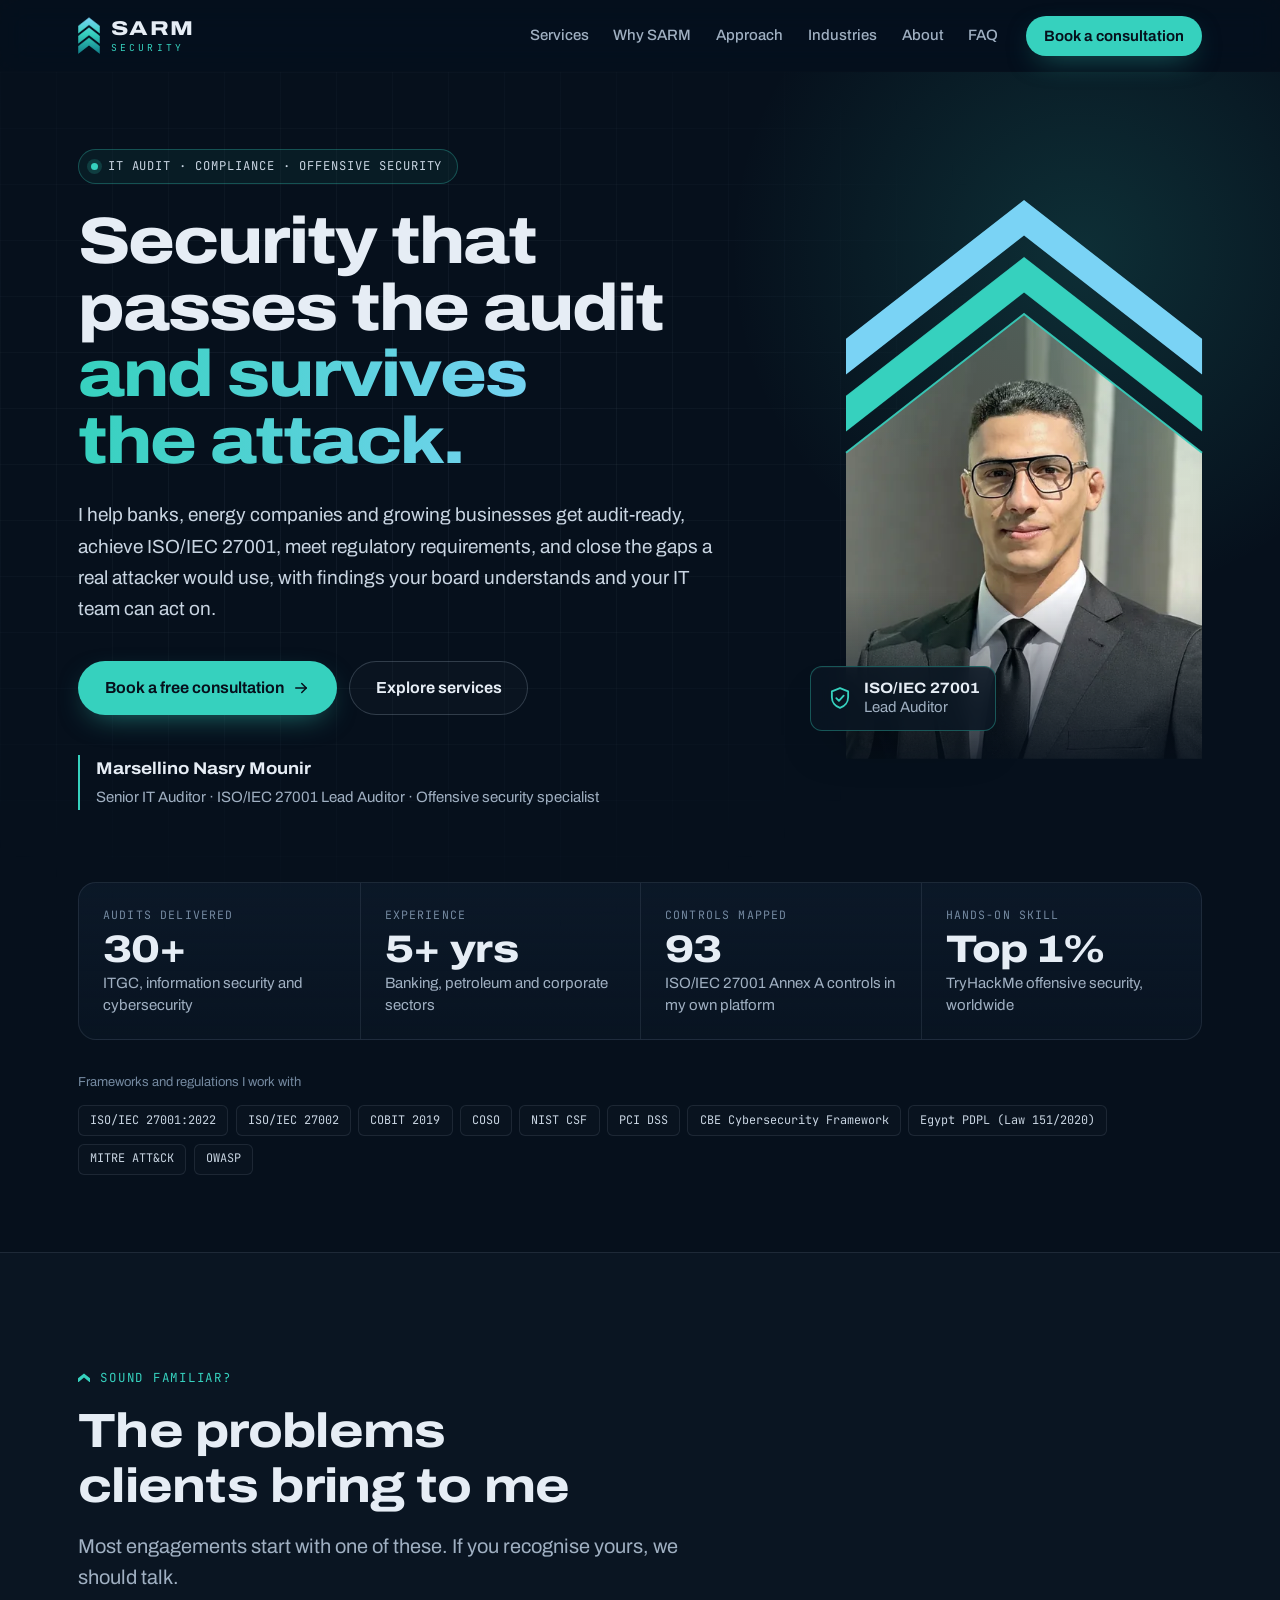
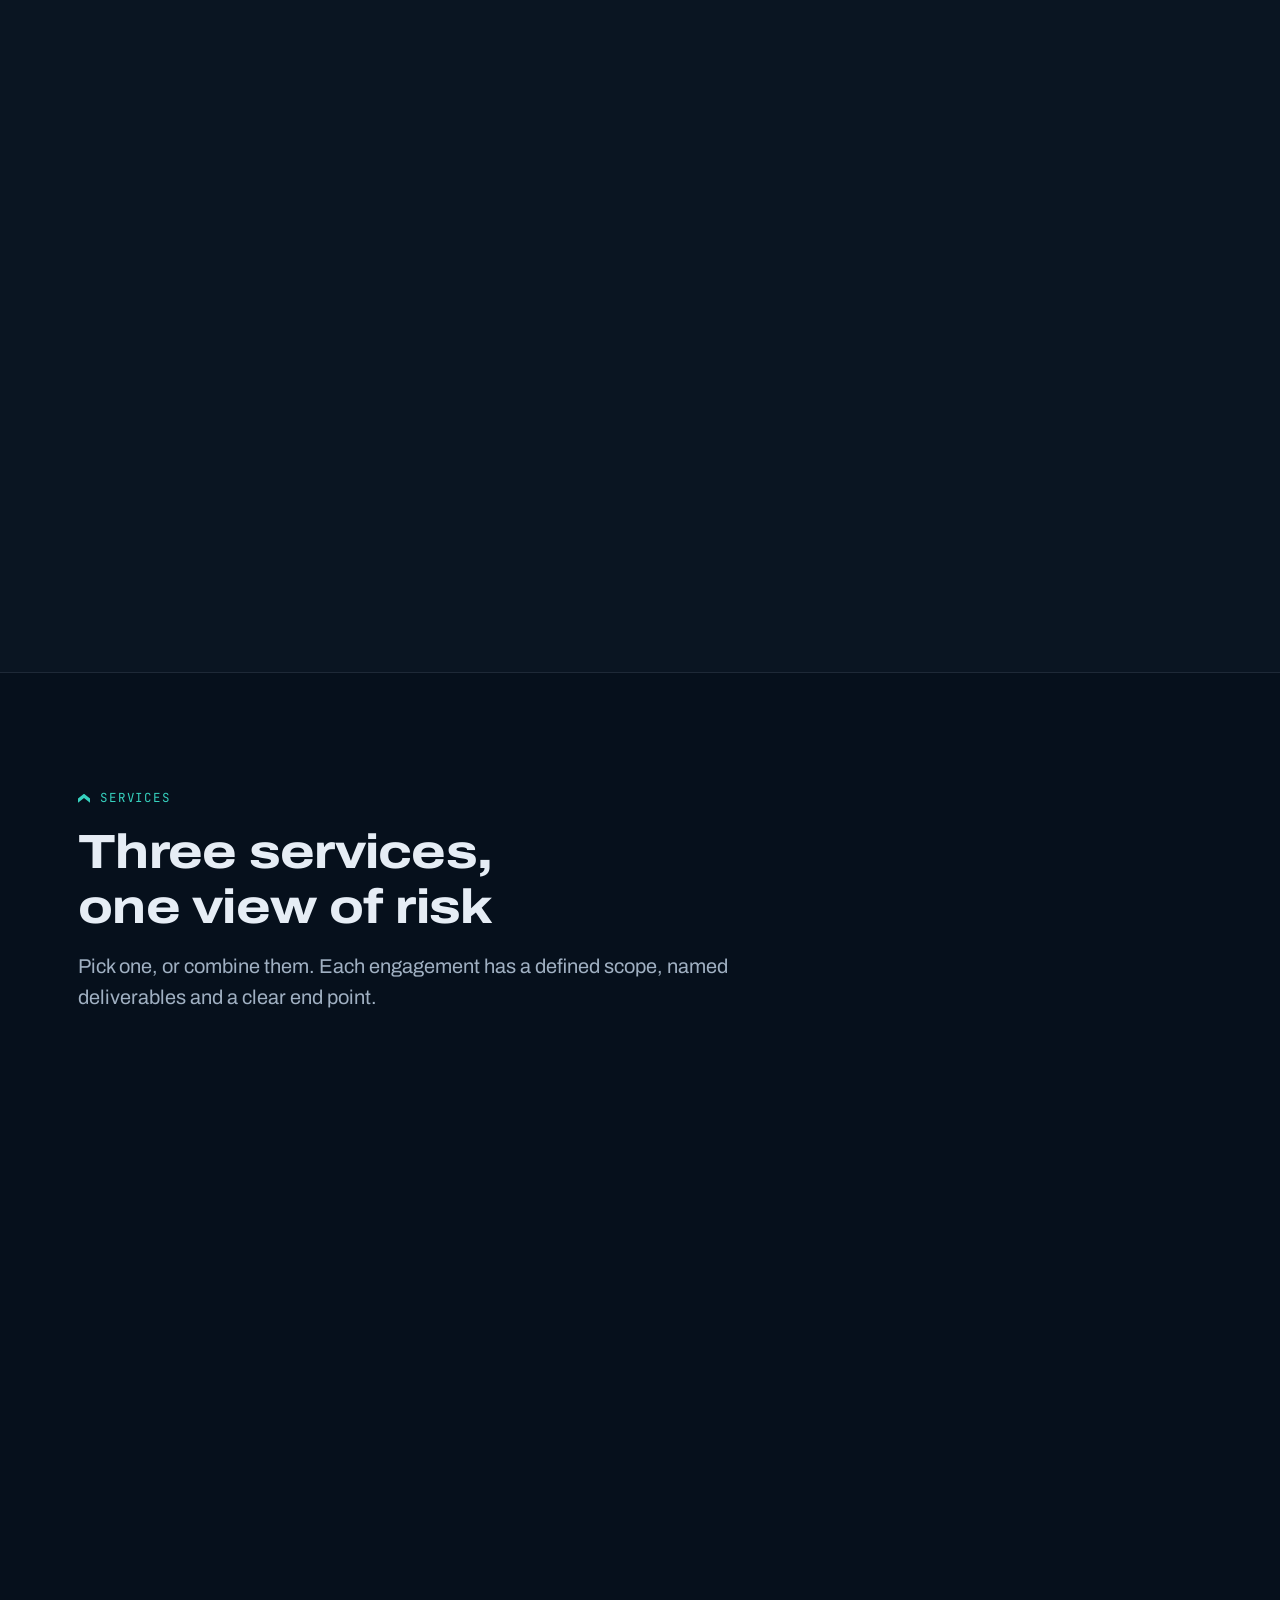
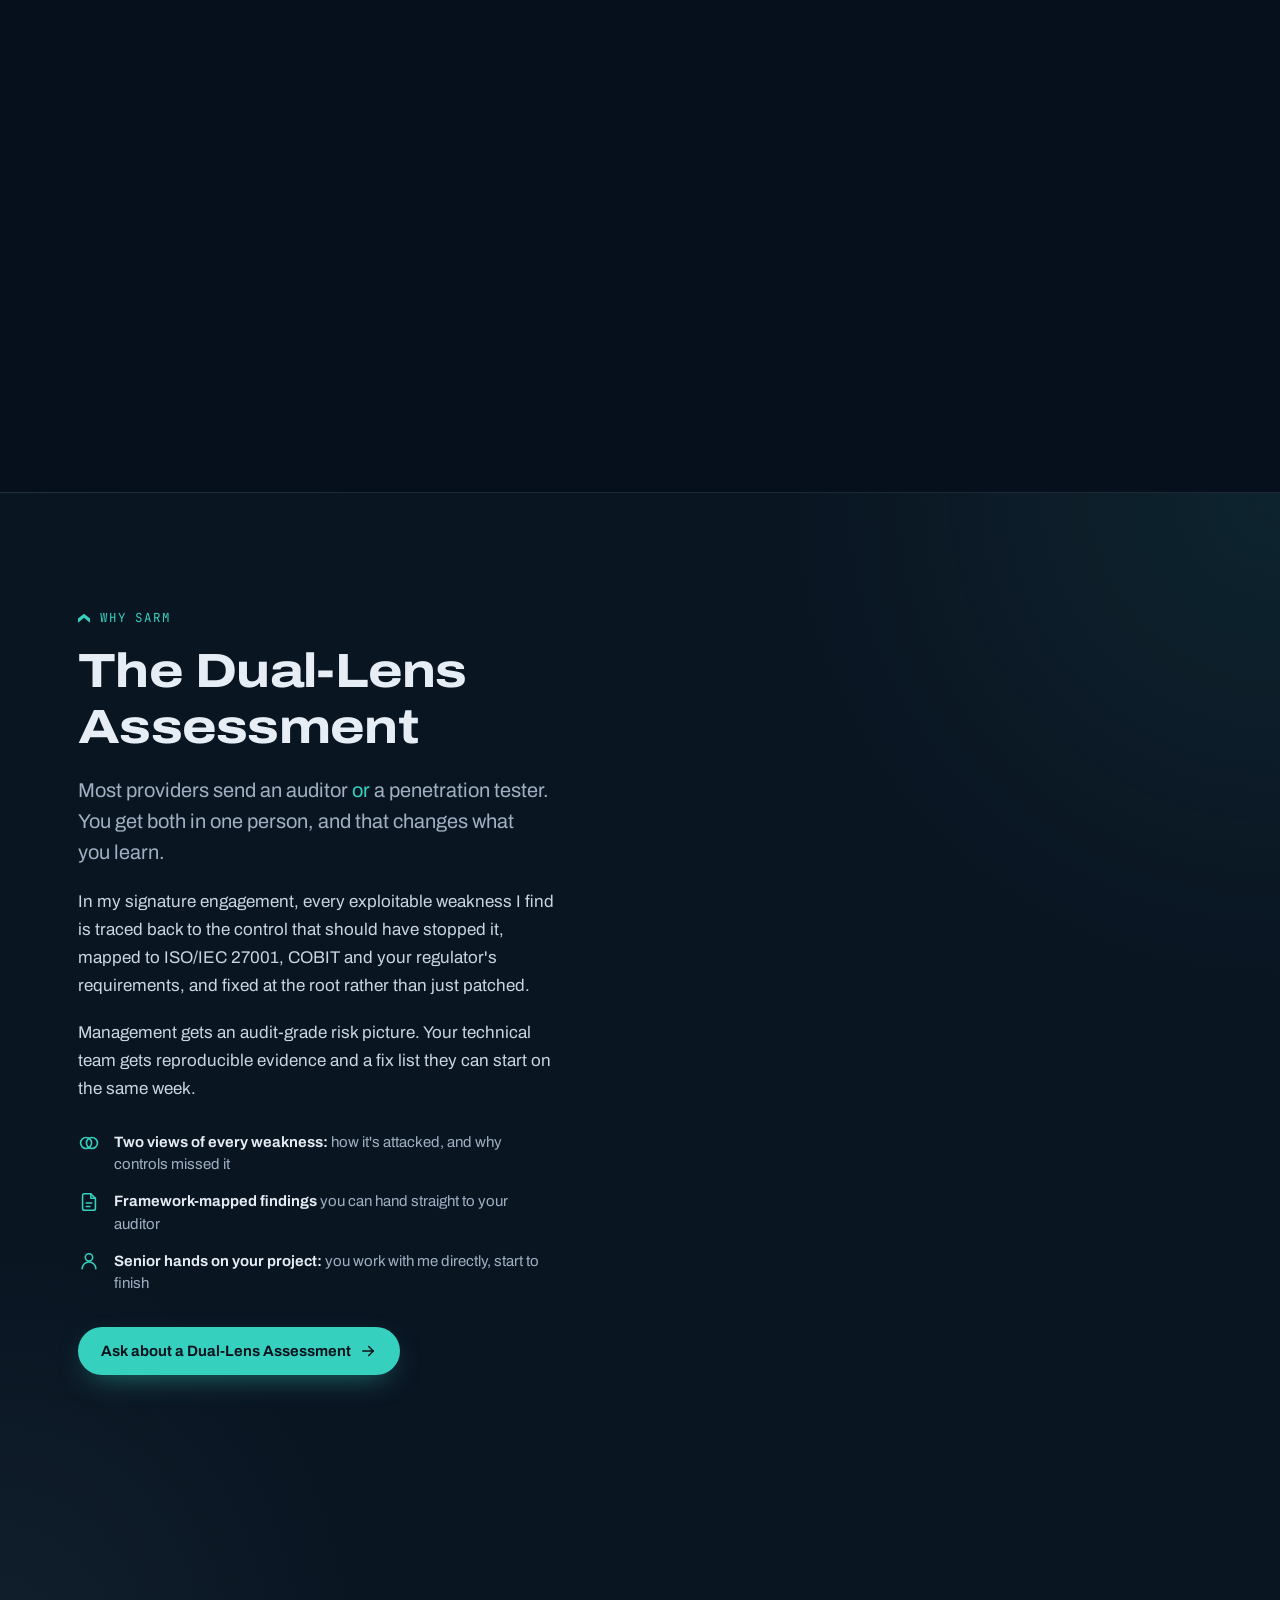
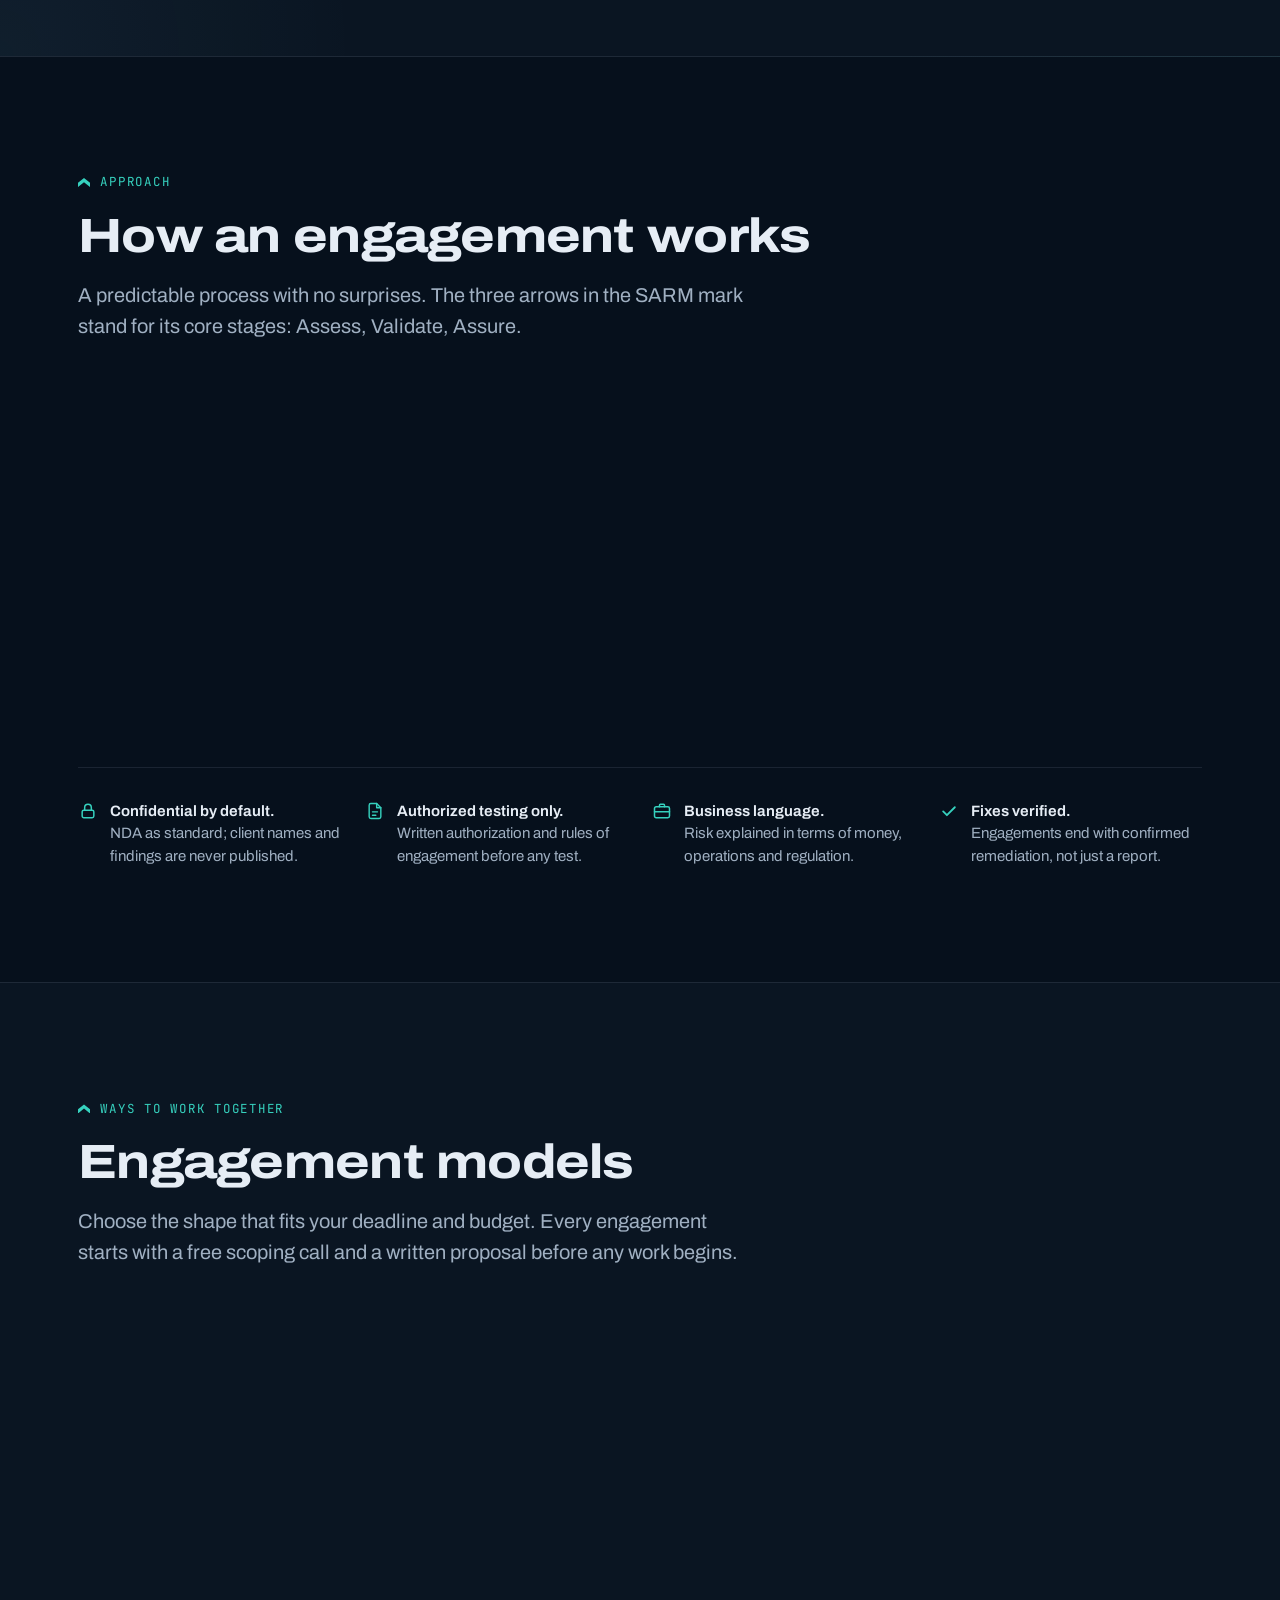
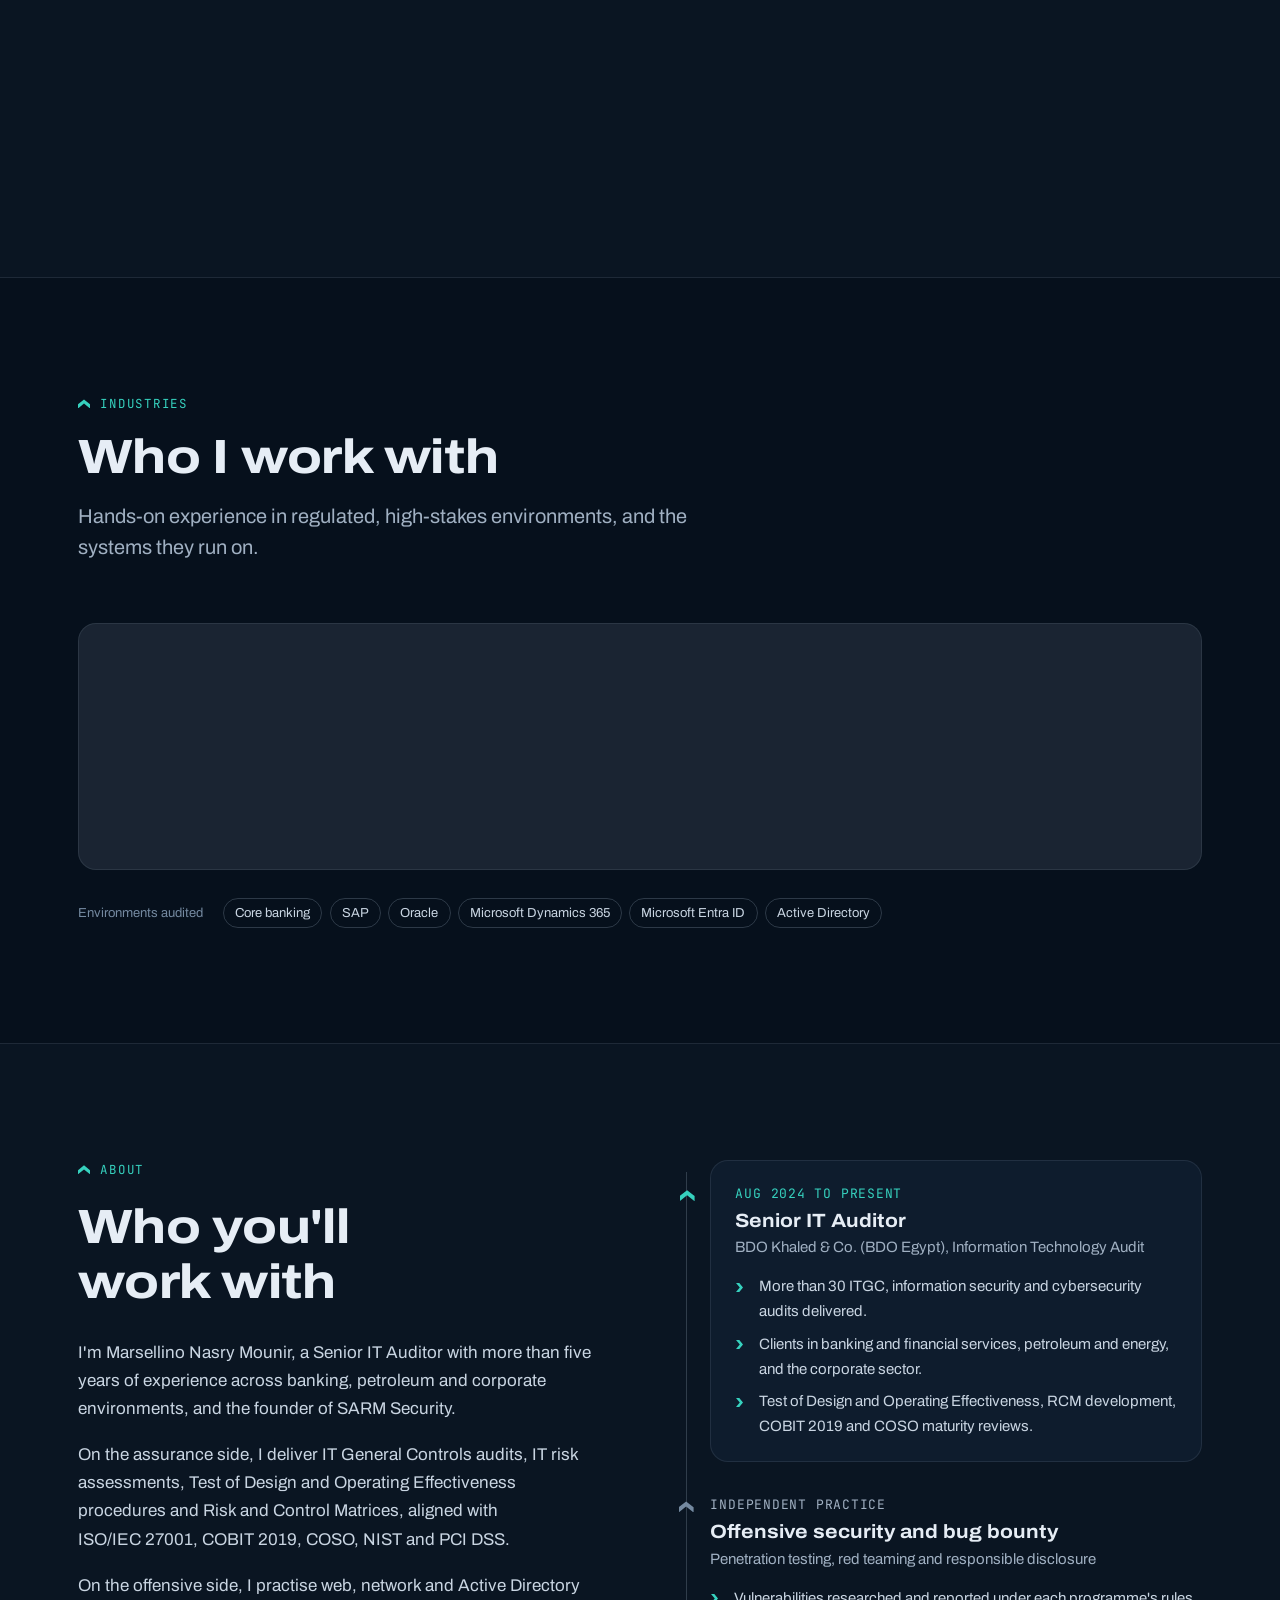
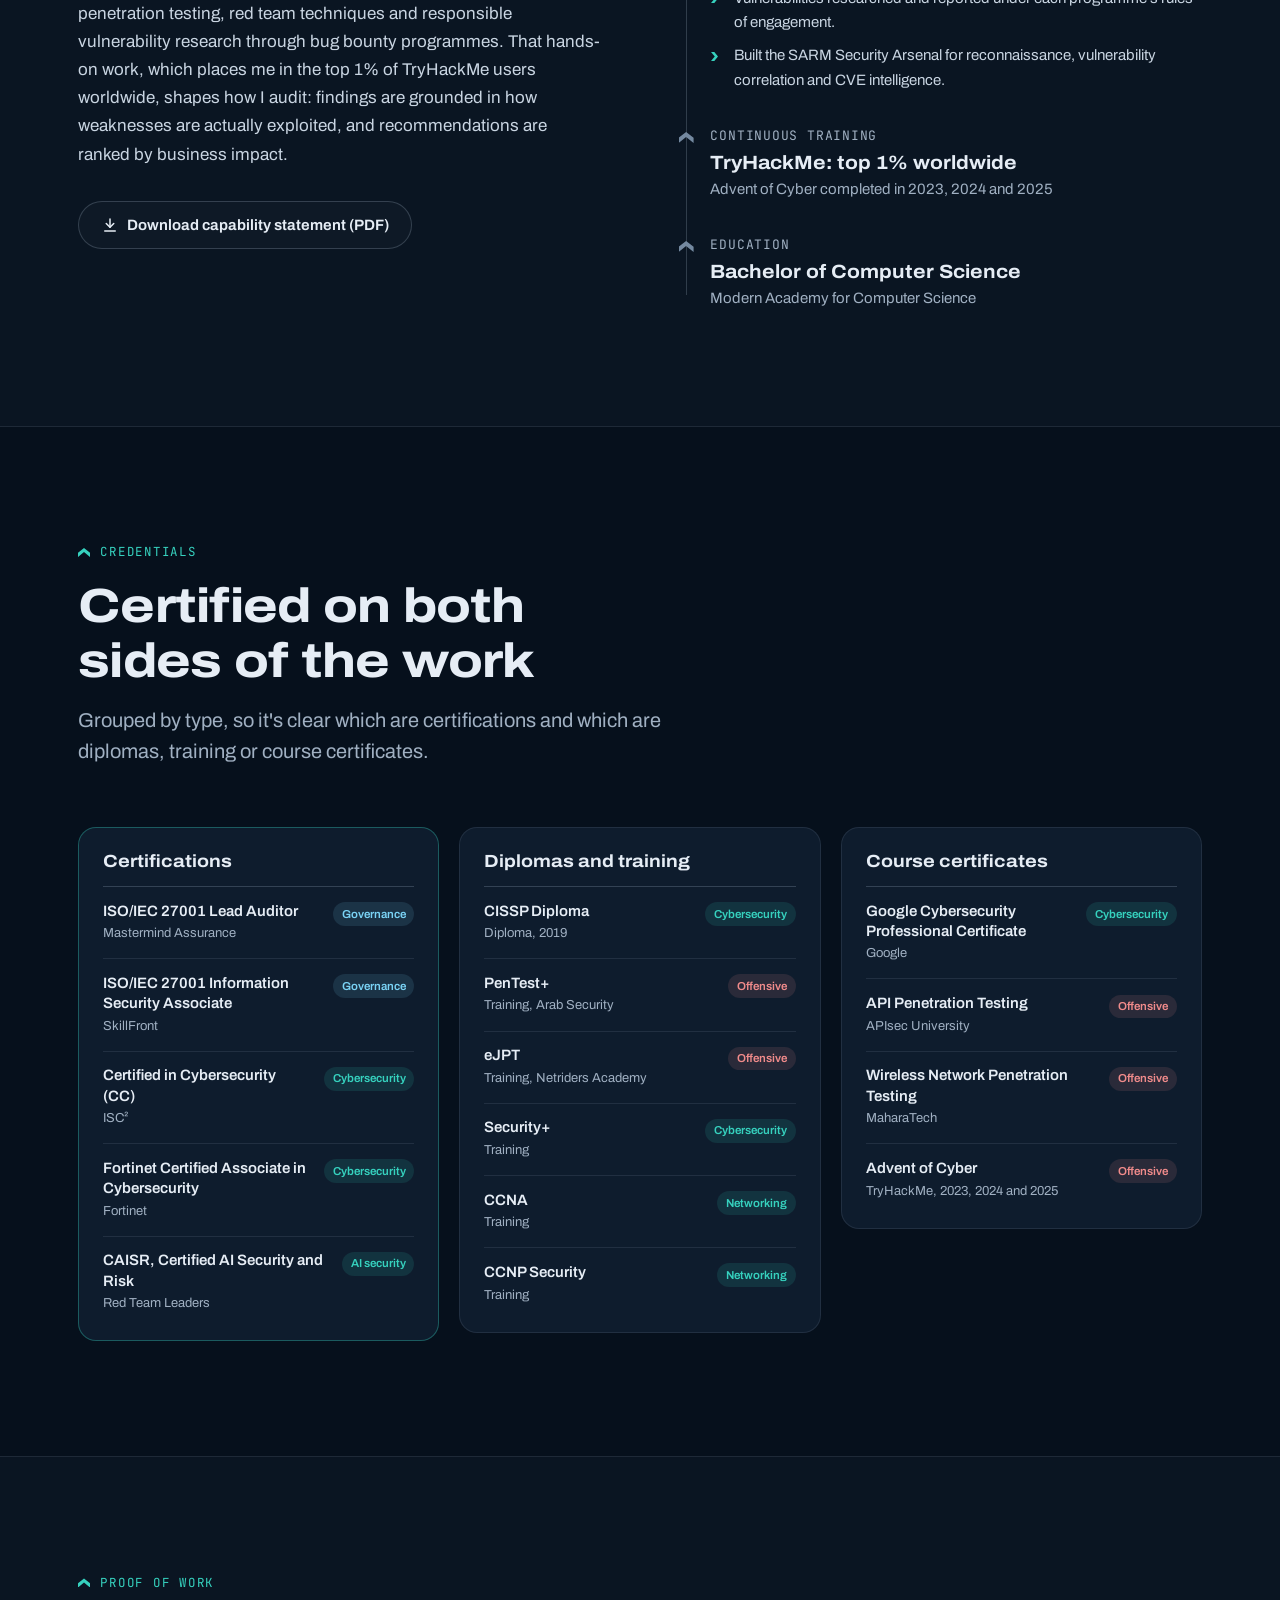
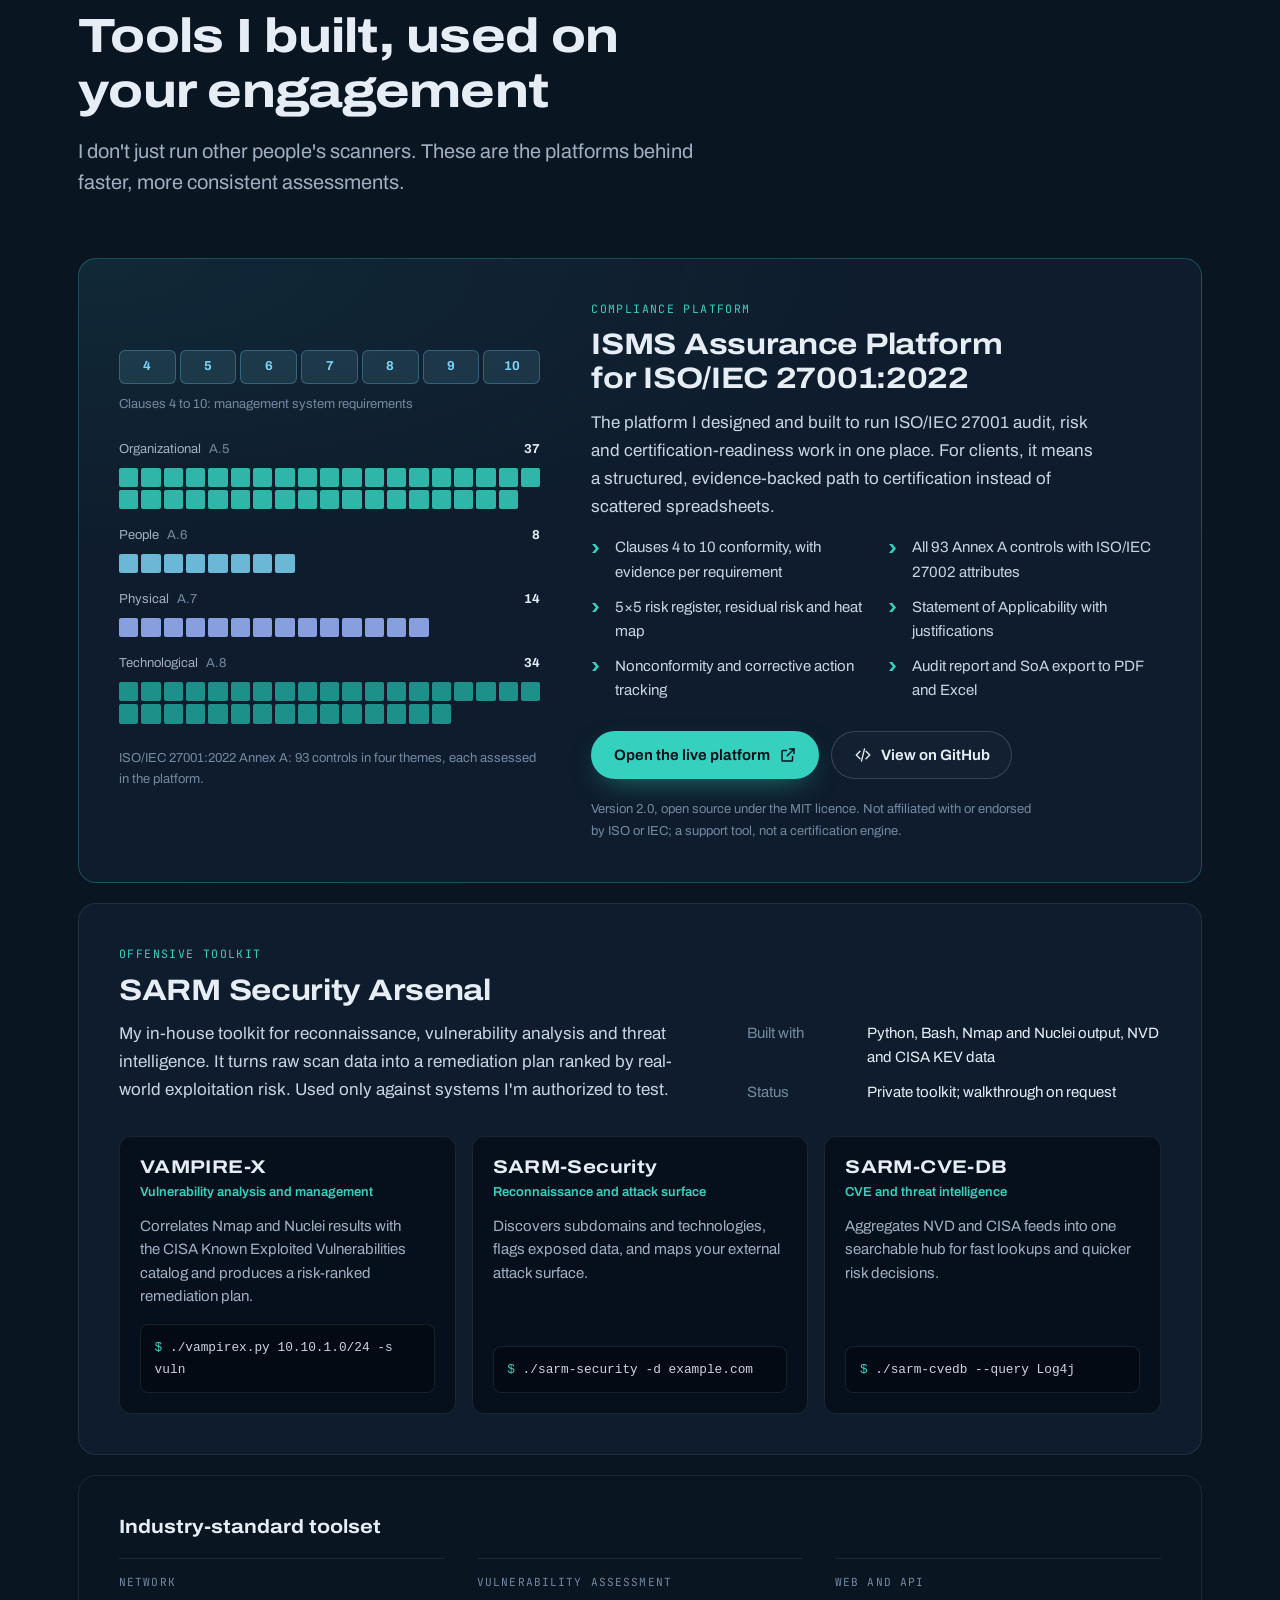
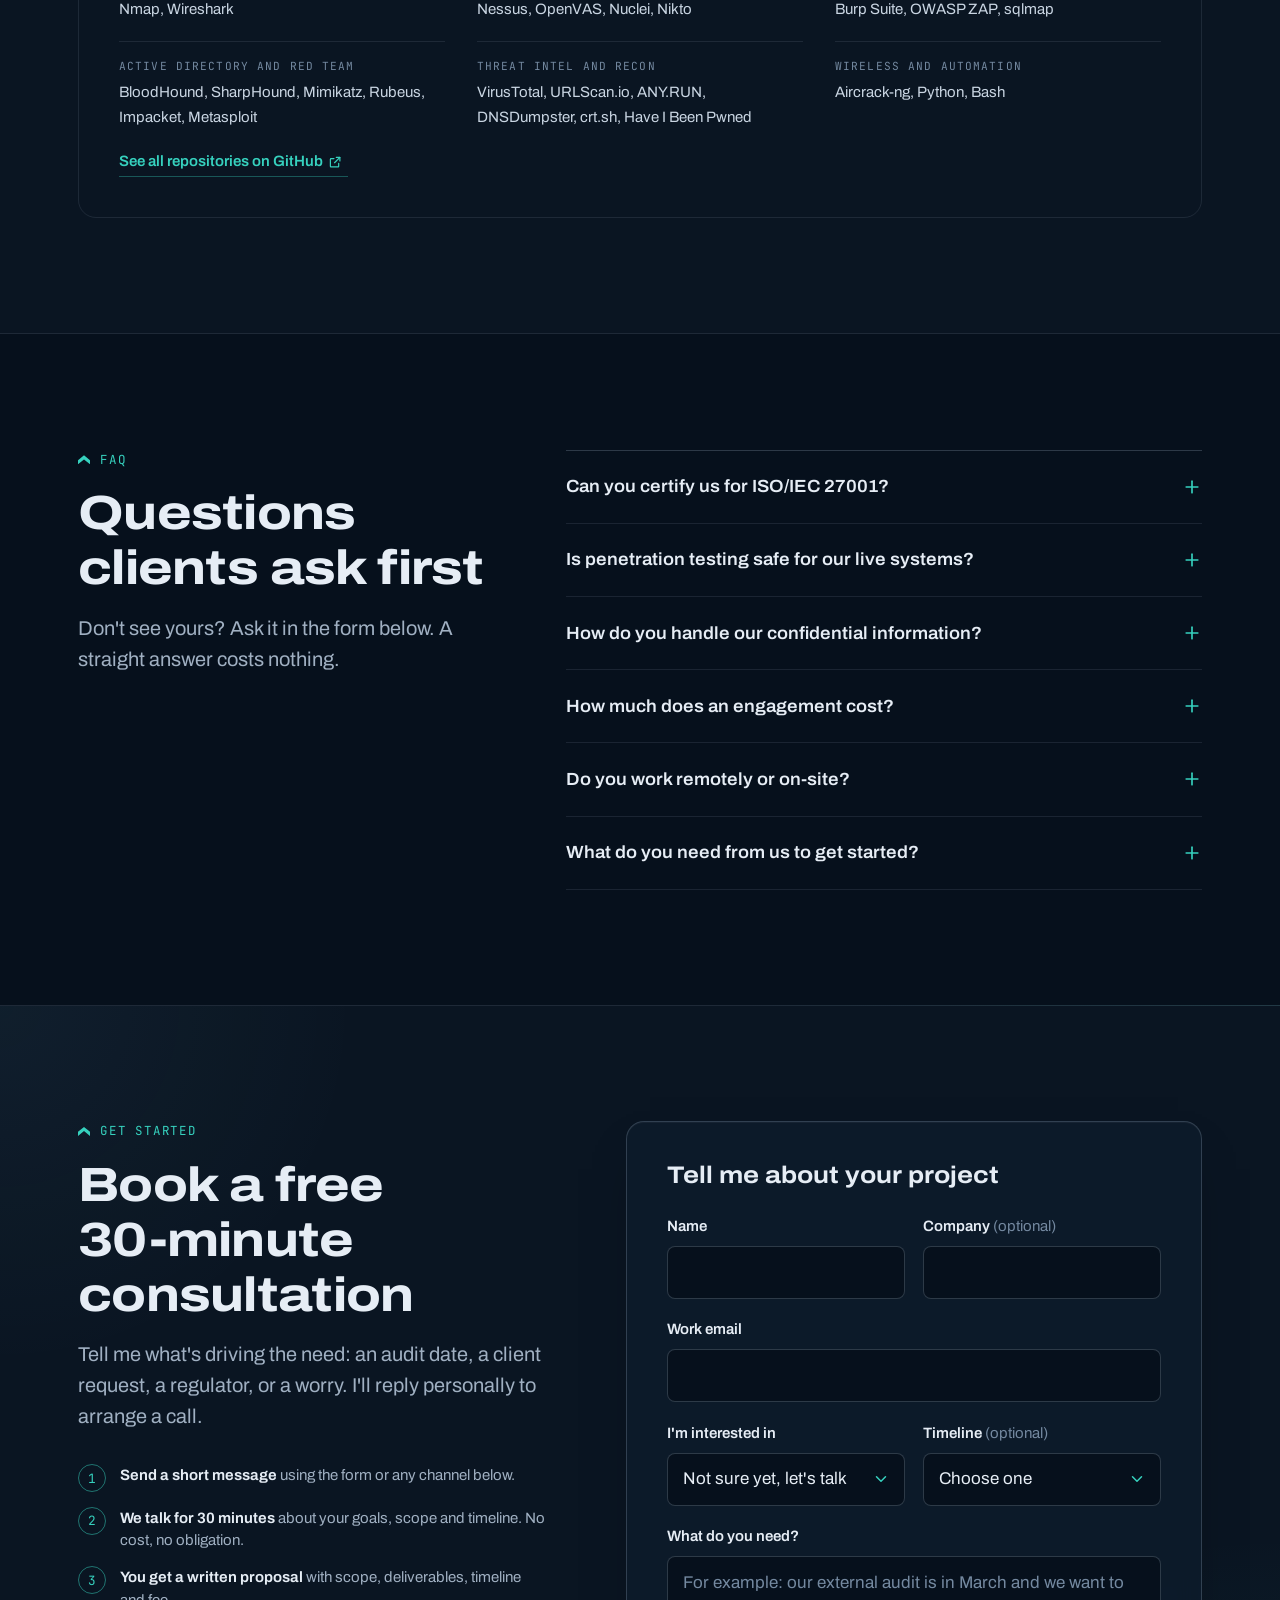
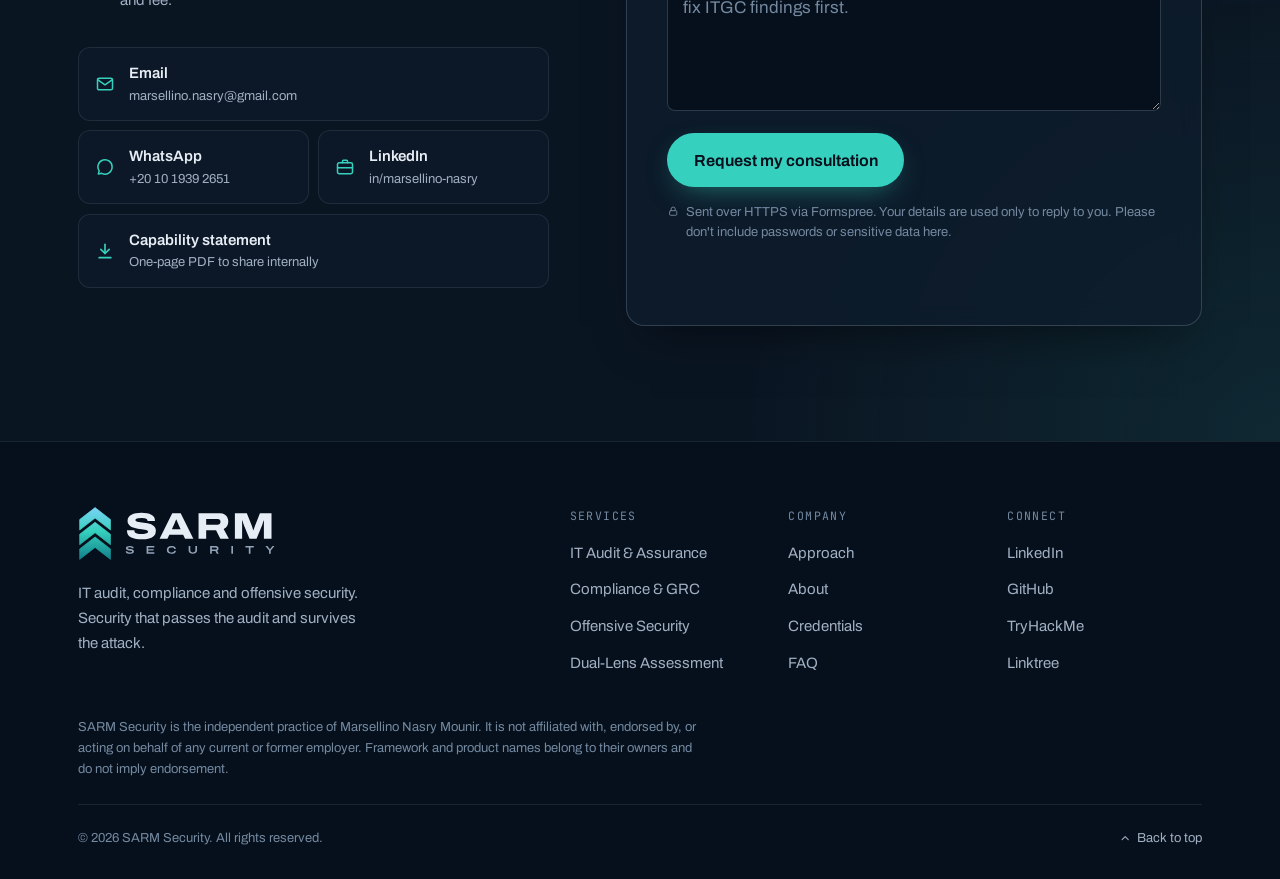
<file: index.html>
<!DOCTYPE html>
<html lang="en">
<head>
  <meta charset="utf-8">
  <meta name="viewport" content="width=device-width, initial-scale=1">
  <title>SARM Security | IT Audit, ISO/IEC 27001 Compliance &amp; Penetration Testing | Marsellino Nasry Mounir</title>
  <meta name="description" content="Independent IT audit, ISO/IEC 27001 and regulatory compliance, and penetration testing from Marsellino Nasry Mounir, Senior IT Auditor and ISO/IEC 27001 Lead Auditor. Book a free 30-minute consultation.">
  <meta name="author" content="Marsellino Nasry Mounir">
  <meta name="robots" content="index, follow">
  <meta name="theme-color" content="#06101C">
  <meta name="color-scheme" content="dark">
  <meta name="referrer" content="strict-origin-when-cross-origin">
  <meta http-equiv="Content-Security-Policy" content="default-src 'self'; script-src 'self'; style-src 'self'; img-src 'self' data:; font-src 'self'; connect-src https://formspree.io; form-action https://formspree.io; base-uri 'self'; object-src 'none'">
  <link rel="canonical" href="https://marsellino-nasry.github.io/">

  <!-- Open Graph / social -->
  <meta property="og:type" content="website">
  <meta property="og:site_name" content="SARM Security">
  <meta property="og:title" content="SARM Security | IT Audit, ISO/IEC 27001 Compliance &amp; Penetration Testing">
  <meta property="og:description" content="Security that passes the audit and survives the attack. ITGC audit, ISO/IEC 27001 readiness, regulatory compliance and penetration testing, delivered by Marsellino Nasry Mounir.">
  <meta property="og:url" content="https://marsellino-nasry.github.io/">
  <meta property="og:image" content="https://marsellino-nasry.github.io/assets/images/og-image.png">
  <meta property="og:image:width" content="1200">
  <meta property="og:image:height" content="630">
  <meta property="og:image:alt" content="Marsellino Nasry Mounir, Senior IT Auditor and cybersecurity specialist, with the SARM Security logo">
  <meta name="twitter:card" content="summary_large_image">
  <meta name="twitter:title" content="SARM Security | IT Audit, Compliance &amp; Offensive Security">
  <meta name="twitter:description" content="Security that passes the audit and survives the attack.">
  <meta name="twitter:image" content="https://marsellino-nasry.github.io/assets/images/og-image.png">

  <!-- Icons -->
  <link rel="icon" href="assets/images/favicon.svg" type="image/svg+xml">
  <link rel="icon" href="favicon.ico" sizes="any">
  <link rel="apple-touch-icon" href="assets/images/apple-touch-icon.png">
  <link rel="manifest" href="site.webmanifest">

  <link rel="preload" href="assets/fonts/archivo-variable.woff2" as="font" type="font/woff2" crossorigin>
  <link rel="stylesheet" href="assets/css/style.css">
  <script src="assets/js/main.js" defer></script>

  <script type="application/ld+json">
  {
    "@context": "https://schema.org",
    "@graph": [
      {
        "@type": "Person",
        "@id": "https://marsellino-nasry.github.io/#person",
        "name": "Marsellino Nasry Mounir",
        "alternateName": "Marsellino Nasry",
        "jobTitle": "Senior IT Auditor",
        "alumniOf": { "@type": "CollegeOrUniversity", "name": "Modern Academy for Computer Science" },
        "url": "https://marsellino-nasry.github.io/",
        "image": "https://marsellino-nasry.github.io/assets/images/profile.jpg",
        "email": "mailto:marsellino.nasry@gmail.com",
        "sameAs": [
          "https://www.linkedin.com/in/marsellino-nasry/",
          "https://github.com/Marsellino-Nasry",
          "https://tryhackme.com/p/Marsellino",
          "https://linktr.ee/Marsellino.Nasry"
        ],
        "knowsAbout": ["IT General Controls", "IT audit", "ISO/IEC 27001", "Penetration testing", "Red teaming", "IT risk management", "COBIT 2019", "NIST Cybersecurity Framework", "PCI DSS", "MITRE ATT&CK"]
      },
      {
        "@type": "ProfessionalService",
        "@id": "https://marsellino-nasry.github.io/#service",
        "name": "SARM Security",
        "url": "https://marsellino-nasry.github.io/",
        "logo": "https://marsellino-nasry.github.io/assets/images/sarm-logo.svg",
        "image": "https://marsellino-nasry.github.io/assets/images/og-image.png",
        "description": "Independent IT audit, compliance and offensive security services.",
        "founder": { "@id": "https://marsellino-nasry.github.io/#person" },
        "email": "marsellino.nasry@gmail.com",
        "telephone": "+201019392651",
        "areaServed": "Egypt",
        "address": { "@type": "PostalAddress", "addressCountry": "EG" },
        "hasOfferCatalog": {
          "@type": "OfferCatalog",
          "name": "Security, IT audit and compliance services",
          "itemListElement": [
            { "@type": "Offer", "itemOffered": { "@type": "Service", "name": "IT General Controls (ITGC) audit and IT audit readiness" } },
            { "@type": "Offer", "itemOffered": { "@type": "Service", "name": "ISO/IEC 27001:2022 gap assessment and certification readiness" } },
            { "@type": "Offer", "itemOffered": { "@type": "Service", "name": "Regulatory compliance: CBE Cybersecurity Framework, Egypt PDPL, PCI DSS" } },
            { "@type": "Offer", "itemOffered": { "@type": "Service", "name": "Web, API, network and Active Directory penetration testing" } },
            { "@type": "Offer", "itemOffered": { "@type": "Service", "name": "Red team and adversary emulation" } }
          ]
        }
      }
    ]
  }
  </script>
</head>
<body>
  <!-- Icon sprite: referenced with <use>, never rendered on its own -->
  <svg class="sprite" aria-hidden="true" focusable="false" xmlns="http://www.w3.org/2000/svg">
    <defs>
      <linearGradient id="g-mark" x1="0" y1="169" x2="0" y2="0" gradientUnits="userSpaceOnUse">
        <stop offset="0" stop-color="#12808A"/><stop offset="0.55" stop-color="#36D1BE"/><stop offset="1" stop-color="#7AD3F5"/>
      </linearGradient>
      <symbol id="i-mark" viewBox="-2 -2 104 173">
        <g fill="url(#g-mark)" stroke="url(#g-mark)" stroke-width="2.4" stroke-linejoin="round">
          <path d="M0 39 L50 0 L100 39 L100 73 L50 34 L0 73 Z"/>
          <path d="M0 87 L50 48 L100 87 L100 121 L50 82 L0 121 Z"/>
          <path d="M0 135 L50 96 L100 135 L100 169 L50 130 L0 169 Z"/>
        </g>
      </symbol>
      <symbol id="i-chevron" viewBox="0 0 100 74"><path d="M0 39 L50 0 L100 39 L100 73 L50 34 L0 73 Z" fill="currentColor"/></symbol>
      <symbol id="i-external" viewBox="0 0 24 24"><g fill="none" stroke="currentColor" stroke-width="2" stroke-linecap="round" stroke-linejoin="round"><path d="M14 4h6v6"/><path d="M20 4l-9 9"/><path d="M18 14v5a1 1 0 0 1-1 1H5a1 1 0 0 1-1-1V7a1 1 0 0 1 1-1h5"/></g></symbol>
      <symbol id="i-mail" viewBox="0 0 24 24"><g fill="none" stroke="currentColor" stroke-width="1.8" stroke-linecap="round" stroke-linejoin="round"><rect x="3" y="5" width="18" height="14" rx="2"/><path d="M3.5 7l8.5 6 8.5-6"/></g></symbol>
      <symbol id="i-briefcase" viewBox="0 0 24 24"><g fill="none" stroke="currentColor" stroke-width="1.8" stroke-linecap="round" stroke-linejoin="round"><rect x="3" y="7" width="18" height="13" rx="2"/><path d="M9 7V5a1 1 0 0 1 1-1h4a1 1 0 0 1 1 1v2"/><path d="M3 13h18"/></g></symbol>
      <symbol id="i-code" viewBox="0 0 24 24"><g fill="none" stroke="currentColor" stroke-width="1.8" stroke-linecap="round" stroke-linejoin="round"><path d="M8 7l-5 5 5 5"/><path d="M16 7l5 5-5 5"/><path d="M14 4l-4 16"/></g></symbol>
      <symbol id="i-target" viewBox="0 0 24 24"><g fill="none" stroke="currentColor" stroke-width="1.8"><circle cx="12" cy="12" r="9"/><circle cx="12" cy="12" r="5"/><circle cx="12" cy="12" r="1.4" fill="currentColor"/></g></symbol>
      <symbol id="i-chat" viewBox="0 0 24 24"><path d="M20.5 12a8.5 8.5 0 0 1-12.4 7.6L4 20.5l1-3.9A8.5 8.5 0 1 1 20.5 12z" fill="none" stroke="currentColor" stroke-width="1.8" stroke-linejoin="round"/></symbol>
      <symbol id="i-link" viewBox="0 0 24 24"><g fill="none" stroke="currentColor" stroke-width="1.8" stroke-linecap="round" stroke-linejoin="round"><path d="M10 14a4 4 0 0 0 5.7 0l3-3a4 4 0 0 0-5.7-5.7l-1 1"/><path d="M14 10a4 4 0 0 0-5.7 0l-3 3a4 4 0 0 0 5.7 5.7l1-1"/></g></symbol>
      <symbol id="i-menu" viewBox="0 0 24 24"><g stroke="currentColor" stroke-width="2" stroke-linecap="round"><path d="M4 7h16"/><path d="M4 12h16"/><path d="M4 17h16"/></g></symbol>
      <symbol id="i-close" viewBox="0 0 24 24"><g stroke="currentColor" stroke-width="2" stroke-linecap="round"><path d="M6 6l12 12"/><path d="M18 6L6 18"/></g></symbol>
      <symbol id="i-lock" viewBox="0 0 24 24"><g fill="none" stroke="currentColor" stroke-width="1.8" stroke-linecap="round" stroke-linejoin="round"><rect x="5" y="11" width="14" height="9" rx="2"/><path d="M8 11V8a4 4 0 0 1 8 0v3"/></g></symbol>
      <symbol id="i-up" viewBox="0 0 24 24"><path d="M6 15l6-6 6 6" fill="none" stroke="currentColor" stroke-width="2" stroke-linecap="round" stroke-linejoin="round"/></symbol>
      <symbol id="i-audit" viewBox="0 0 24 24"><g fill="none" stroke="currentColor" stroke-width="1.7" stroke-linecap="round" stroke-linejoin="round"><path d="M9 3.5h6v3H9z"/><path d="M15 5h2a2 2 0 0 1 2 2v12a2 2 0 0 1-2 2H7a2 2 0 0 1-2-2V7a2 2 0 0 1 2-2h2"/><path d="M8.5 13.5l2.5 2.5 4.5-5"/></g></symbol>
      <symbol id="i-compliance" viewBox="0 0 24 24"><g fill="none" stroke="currentColor" stroke-width="1.7" stroke-linecap="round" stroke-linejoin="round"><path d="M12 2.8l7.5 3v5.6c0 4.6-3.2 8.4-7.5 9.8-4.3-1.4-7.5-5.2-7.5-9.8V5.8z"/><path d="M8.6 12.2l2.4 2.4 4.4-4.8"/></g></symbol>
      <symbol id="i-crosshair" viewBox="0 0 24 24"><g fill="none" stroke="currentColor" stroke-width="1.7" stroke-linecap="round"><circle cx="12" cy="12" r="7.5"/><path d="M12 2v4.5M12 17.5V22M2 12h4.5M17.5 12H22"/><circle cx="12" cy="12" r="1.6" fill="currentColor" stroke="none"/></g></symbol>
      <symbol id="i-lens" viewBox="0 0 24 24"><g fill="none" stroke="currentColor" stroke-width="1.7"><circle cx="8.8" cy="12" r="6"/><circle cx="15.2" cy="12" r="6"/></g></symbol>
      <symbol id="i-check" viewBox="0 0 24 24"><path d="M5 12.5l4.5 4.5L19 7.5" fill="none" stroke="currentColor" stroke-width="2.2" stroke-linecap="round" stroke-linejoin="round"/></symbol>
      <symbol id="i-arrow" viewBox="0 0 24 24"><g fill="none" stroke="currentColor" stroke-width="2" stroke-linecap="round" stroke-linejoin="round"><path d="M5 12h14"/><path d="M13 6l6 6-6 6"/></g></symbol>
      <symbol id="i-download" viewBox="0 0 24 24"><g fill="none" stroke="currentColor" stroke-width="2" stroke-linecap="round" stroke-linejoin="round"><path d="M12 4v11"/><path d="M7 10l5 5 5-5"/><path d="M5 20h14"/></g></symbol>
      <symbol id="i-bank" viewBox="0 0 24 24"><g fill="none" stroke="currentColor" stroke-width="1.7" stroke-linecap="round" stroke-linejoin="round"><path d="M3 9l9-5 9 5"/><path d="M5.5 9.5v8M10 9.5v8M14 9.5v8M18.5 9.5v8"/><path d="M3 20.5h18"/></g></symbol>
      <symbol id="i-energy" viewBox="0 0 24 24"><path d="M13.5 2.5L5 13.5h6.2l-1 8 8.3-11h-6.2z" fill="none" stroke="currentColor" stroke-width="1.7" stroke-linejoin="round"/></symbol>
      <symbol id="i-building" viewBox="0 0 24 24"><g fill="none" stroke="currentColor" stroke-width="1.7" stroke-linecap="round" stroke-linejoin="round"><rect x="5" y="3" width="14" height="18" rx="1.5"/><path d="M9 7.5h1.5M13.5 7.5H15M9 11.5h1.5M13.5 11.5H15M9 15.5h1.5M13.5 15.5H15"/></g></symbol>
      <symbol id="i-growth" viewBox="0 0 24 24"><g fill="none" stroke="currentColor" stroke-width="1.8" stroke-linecap="round" stroke-linejoin="round"><path d="M3 17l6-6 4 4 8-8"/><path d="M15 7h6v6"/></g></symbol>
      <symbol id="i-repeat" viewBox="0 0 24 24"><g fill="none" stroke="currentColor" stroke-width="1.8" stroke-linecap="round" stroke-linejoin="round"><path d="M4 11.5a8 8 0 0 1 14.2-5L20 8.5"/><path d="M20 3.5v5h-5"/><path d="M20 12.5a8 8 0 0 1-14.2 5L4 15.5"/><path d="M4 20.5v-5h5"/></g></symbol>
      <symbol id="i-flag" viewBox="0 0 24 24"><g fill="none" stroke="currentColor" stroke-width="1.8" stroke-linecap="round" stroke-linejoin="round"><path d="M5 21V4"/><path d="M5 4.5h11.5l-2.2 4 2.2 4H5"/></g></symbol>
      <symbol id="i-file" viewBox="0 0 24 24"><g fill="none" stroke="currentColor" stroke-width="1.7" stroke-linecap="round" stroke-linejoin="round"><path d="M14 3H7a2 2 0 0 0-2 2v14a2 2 0 0 0 2 2h10a2 2 0 0 0 2-2V8z"/><path d="M14 3v5h5"/><path d="M9 13h6M9 17h4"/></g></symbol>
      <symbol id="i-user" viewBox="0 0 24 24"><g fill="none" stroke="currentColor" stroke-width="1.7" stroke-linecap="round"><circle cx="12" cy="8" r="4"/><path d="M4.5 20.5a7.5 7.5 0 0 1 15 0"/></g></symbol>
      <symbol id="i-plus" viewBox="0 0 24 24"><g stroke="currentColor" stroke-width="2" stroke-linecap="round"><path d="M12 5v14"/><path d="M5 12h14"/></g></symbol>
    </defs>
  </svg>

  <a class="skip-link" href="#main">Skip to content</a>

  <header class="site-header" id="top">
    <div class="container site-header__inner">
      <a class="brand" href="#top" aria-label="SARM Security, back to top">
        <svg class="brand__mark" aria-hidden="true"><use href="#i-mark"/></svg>
        <span class="brand__word">SARM <span class="brand__sub">Security</span></span>
      </a>

      <nav class="site-nav" aria-label="Primary">
        <button class="nav-toggle" type="button" aria-expanded="false" aria-controls="site-menu">
          <svg class="icon" aria-hidden="true"><use href="#i-menu"/></svg>
          <span class="visually-hidden">Open menu</span>
        </button>
        <ul class="site-nav__list" id="site-menu">
          <li><a href="#services">Services</a></li>
          <li><a href="#dual-lens">Why SARM</a></li>
          <li><a href="#approach">Approach</a></li>
          <li><a href="#industries">Industries</a></li>
          <li><a href="#about">About</a></li>
          <li><a href="#faq">FAQ</a></li>
          <li class="site-nav__cta"><a class="btn btn--small btn--primary" href="#contact">Book a consultation</a></li>
        </ul>
      </nav>
    </div>
  </header>

  <main id="main">

    <!-- ============ HERO ============ -->
    <section class="hero" aria-labelledby="hero-title">
      <div class="hero__grid-bg" aria-hidden="true"></div>
      <div class="container hero__grid">
        <div class="hero__text">
          <p class="eyebrow"><span class="eyebrow__dot" aria-hidden="true"></span>IT audit &middot; Compliance &middot; Offensive security</p>
          <h1 class="hero__title" id="hero-title">Security that passes the audit <span class="hero__accent">and survives the attack.</span></h1>
          <p class="hero__lead">I help banks, energy companies and growing businesses get audit-ready, achieve ISO/IEC&nbsp;27001, meet regulatory requirements, and close the gaps a real attacker would use, with findings your board understands and your IT team can act on.</p>
          <div class="hero__actions">
            <a class="btn btn--primary btn--lg" href="#contact">Book a free consultation<svg class="icon" aria-hidden="true"><use href="#i-arrow"/></svg></a>
            <a class="btn btn--ghost btn--lg" href="#services">Explore services</a>
          </div>
          <p class="hero__by">
            <span class="hero__by-name">Marsellino Nasry Mounir</span>
            <span class="hero__by-role">Senior IT Auditor &middot; ISO/IEC 27001 Lead Auditor &middot; Offensive security specialist</span>
          </p>
        </div>

        <figure class="portrait">
          <svg class="portrait__chevrons" viewBox="0 0 100 72" aria-hidden="true" focusable="false">
            <path class="portrait__chev portrait__chev--top" d="M0 39 L50 0 L100 39 L100 49 L50 10 L0 49 Z"/>
            <path class="portrait__chev portrait__chev--mid" d="M0 55 L50 16 L100 55 L100 65 L50 26 L0 65 Z"/>
          </svg>
          <div class="portrait__frame">
            <picture>
              <source type="image/webp" srcset="assets/images/profile-480.webp 480w, assets/images/profile.webp 820w" sizes="(min-width: 960px) 400px, 78vw">
              <img src="assets/images/profile.jpg" width="820" height="1025" alt="Portrait of Marsellino Nasry Mounir in a dark suit and tie" fetchpriority="high" decoding="async">
            </picture>
          </div>
          <svg class="portrait__rim" viewBox="0 0 100 72" aria-hidden="true" focusable="false">
            <path d="M0 71 L50 32 L100 71" fill="none" vector-effect="non-scaling-stroke"/>
          </svg>
          <figcaption class="portrait__badge">
            <svg class="icon" aria-hidden="true"><use href="#i-compliance"/></svg>
            <span><strong>ISO/IEC 27001</strong> Lead Auditor</span>
          </figcaption>
        </figure>
      </div>

      <div class="container">
        <dl class="proof">
          <div class="proof__item"><dt>Audits delivered</dt><dd><span class="proof__num">30+</span>ITGC, information security and cybersecurity</dd></div>
          <div class="proof__item"><dt>Experience</dt><dd><span class="proof__num">5+ yrs</span>Banking, petroleum and corporate sectors</dd></div>
          <div class="proof__item"><dt>Controls mapped</dt><dd><span class="proof__num">93</span>ISO/IEC 27001 Annex A controls in my own platform</dd></div>
          <div class="proof__item"><dt>Hands-on skill</dt><dd><span class="proof__num">Top 1%</span>TryHackMe offensive security, worldwide</dd></div>
        </dl>

        <div class="frameworks" aria-labelledby="fw-title">
          <p class="frameworks__label" id="fw-title">Frameworks and regulations I work with</p>
          <ul class="frameworks__list">
            <li>ISO/IEC 27001:2022</li><li>ISO/IEC 27002</li><li>COBIT 2019</li><li>COSO</li><li>NIST CSF</li><li>PCI DSS</li><li>CBE Cybersecurity Framework</li><li>Egypt PDPL (Law 151/2020)</li><li>MITRE ATT&amp;CK</li><li>OWASP</li>
          </ul>
        </div>
      </div>
    </section>

    <!-- ============ CHALLENGES ============ -->
    <section class="section section--alt" id="challenges" aria-labelledby="challenges-title">
      <div class="container">
        <header class="section__head">
          <p class="kicker">Sound familiar?</p>
          <h2 class="section__title" id="challenges-title">The problems clients bring to me</h2>
          <p class="section__lede">Most engagements start with one of these. If you recognise yours, we should talk.</p>
        </header>

        <ul class="challenges">
          <li class="challenge" data-reveal>
            <p class="challenge__q">&ldquo;Our external auditor keeps raising the same ITGC findings every year.&rdquo;</p>
            <p class="challenge__a"><svg class="icon" aria-hidden="true"><use href="#i-arrow"/></svg>Pre-audit ITGC review and a remediation plan that fixes the root cause, not the symptom.</p>
          </li>
          <li class="challenge" data-reveal>
            <p class="challenge__q">&ldquo;A client, investor or tender is asking for ISO/IEC 27001.&rdquo;</p>
            <p class="challenge__a"><svg class="icon" aria-hidden="true"><use href="#i-arrow"/></svg>Gap assessment, ISMS build and certification readiness, step by step.</p>
          </li>
          <li class="challenge" data-reveal>
            <p class="challenge__q">&ldquo;The regulator wants evidence we meet its cybersecurity requirements.&rdquo;</p>
            <p class="challenge__a"><svg class="icon" aria-hidden="true"><use href="#i-arrow"/></svg>Alignment to the CBE Cybersecurity Framework, Egypt's PDPL or PCI DSS, with evidence ready to show.</p>
          </li>
          <li class="challenge" data-reveal>
            <p class="challenge__q">&ldquo;We've never seen our network the way an attacker would.&rdquo;</p>
            <p class="challenge__a"><svg class="icon" aria-hidden="true"><use href="#i-arrow"/></svg>Authorized penetration testing of web, API, network and Active Directory.</p>
          </li>
          <li class="challenge" data-reveal>
            <p class="challenge__q">&ldquo;Our last pentest report was 200 pages of scanner output, and nothing changed.&rdquo;</p>
            <p class="challenge__a"><svg class="icon" aria-hidden="true"><use href="#i-arrow"/></svg>Findings ranked by business impact, mapped to controls, with clear owners.</p>
          </li>
          <li class="challenge" data-reveal>
            <p class="challenge__q">&ldquo;Nobody owns security and compliance day to day.&rdquo;</p>
            <p class="challenge__a"><svg class="icon" aria-hidden="true"><use href="#i-arrow"/></svg>An advisory retainer: an experienced auditor and tester on call when you need one.</p>
          </li>
        </ul>
      </div>
    </section>

    <!-- ============ SERVICES ============ -->
    <section class="section" id="services" aria-labelledby="services-title">
      <div class="container">
        <header class="section__head">
          <p class="kicker">Services</p>
          <h2 class="section__title" id="services-title">Three services, one view of risk</h2>
          <p class="section__lede">Pick one, or combine them. Each engagement has a defined scope, named deliverables and a clear end point.</p>
        </header>

        <div class="services">
          <article class="service service--audit" aria-labelledby="svc-audit" data-reveal>
            <div class="service__top">
              <span class="service__icon" aria-hidden="true"><svg class="icon"><use href="#i-audit"/></svg></span>
              <p class="service__num">01</p>
            </div>
            <h3 class="service__title" id="svc-audit">IT Audit &amp; Assurance</h3>
            <p class="service__pitch">Independent assurance that your technology controls are designed well and actually work, before your external auditor or regulator tests them.</p>
            <h4 class="service__label">What's included</h4>
            <ul class="checks">
              <li>IT General Controls audit: access, change, operations, BCP and DR</li>
              <li>Pre-audit readiness review ahead of the financial statement audit</li>
              <li>Risk and Control Matrix (RCM) design and review</li>
              <li>Test of Design and Test of Operating Effectiveness</li>
              <li>IT risk assessment and control maturity (COBIT 2019, COSO)</li>
              <li>User access and segregation of duties review for SAP, Oracle, Dynamics 365, core banking and Entra ID</li>
            </ul>
            <h4 class="service__label">You receive</h4>
            <p class="service__deliver">A tested RCM, working papers, and a risk-rated findings report with a management action plan.</p>
            <a class="service__cta" href="#contact" data-service="IT audit / ITGC">Discuss an IT audit<svg class="icon" aria-hidden="true"><use href="#i-arrow"/></svg></a>
          </article>

          <article class="service service--grc" aria-labelledby="svc-grc" data-reveal>
            <div class="service__top">
              <span class="service__icon" aria-hidden="true"><svg class="icon"><use href="#i-compliance"/></svg></span>
              <p class="service__num">02</p>
            </div>
            <h3 class="service__title" id="svc-grc">Compliance &amp; GRC</h3>
            <p class="service__pitch">A clear, evidenced path to ISO/IEC&nbsp;27001 certification and the regulations that apply to your business.</p>
            <h4 class="service__label">What's included</h4>
            <ul class="checks">
              <li>ISO/IEC 27001:2022 gap assessment against Clauses 4 to 10 and all 93 Annex A controls</li>
              <li>ISMS build: scope, risk methodology, risk register, Statement of Applicability and policies</li>
              <li>Internal ISMS audit (Clause 9.2) and management review support</li>
              <li>Certification readiness for Stage 1 and Stage 2 audits</li>
              <li>CBE Cybersecurity Framework and Egypt PDPL (Law 151/2020) readiness</li>
              <li>PCI DSS readiness support and NIST CSF maturity assessment</li>
            </ul>
            <h4 class="service__label">You receive</h4>
            <p class="service__deliver">A gap report with a prioritized roadmap, risk register, SoA, policy set and a readiness scorecard.</p>
            <a class="service__cta" href="#contact" data-service="ISO/IEC 27001">Discuss compliance<svg class="icon" aria-hidden="true"><use href="#i-arrow"/></svg></a>
          </article>

          <article class="service service--off" aria-labelledby="svc-off" data-reveal>
            <div class="service__top">
              <span class="service__icon" aria-hidden="true"><svg class="icon"><use href="#i-crosshair"/></svg></span>
              <p class="service__num">03</p>
            </div>
            <h3 class="service__title" id="svc-off">Offensive Security</h3>
            <p class="service__pitch">Authorized, hands-on testing that shows what an attacker could actually reach, and exactly how to stop them.</p>
            <h4 class="service__label">What's included</h4>
            <ul class="checks">
              <li>Web application and API penetration testing (OWASP)</li>
              <li>External and internal network penetration testing</li>
              <li>Active Directory security assessment and privilege escalation paths</li>
              <li>Vulnerability assessment, prioritized with the CISA KEV catalog</li>
              <li>Red team and adversary emulation mapped to MITRE ATT&amp;CK</li>
              <li>Wireless testing and external attack surface and OSINT review</li>
            </ul>
            <h4 class="service__label">You receive</h4>
            <p class="service__deliver">An executive summary, a technical report with proof-of-concept evidence, a prioritized fix plan, and a retest to confirm fixes hold.</p>
            <a class="service__cta" href="#contact" data-service="Penetration testing">Discuss a penetration test<svg class="icon" aria-hidden="true"><use href="#i-arrow"/></svg></a>
          </article>
        </div>
      </div>
    </section>

    <!-- ============ DUAL LENS (DIFFERENTIATOR) ============ -->
    <section class="section section--alt section--glow" id="dual-lens" aria-labelledby="lens-title">
      <div class="container">
        <div class="signature">
          <div class="signature__intro">
            <p class="kicker">Why SARM</p>
            <h2 class="section__title" id="lens-title">The <span class="nowrap">Dual-Lens</span> Assessment</h2>
            <p class="section__lede">Most providers send an auditor <em>or</em> a penetration tester. You get both in one person, and that changes what you learn.</p>
            <div class="prose">
              <p>In my signature engagement, every exploitable weakness I find is traced back to the control that should have stopped it, mapped to ISO/IEC&nbsp;27001, COBIT and your regulator's requirements, and fixed at the root rather than just patched.</p>
              <p>Management gets an audit-grade risk picture. Your technical team gets reproducible evidence and a fix list they can start on the same week.</p>
            </div>
            <ul class="pillars">
              <li><svg class="icon" aria-hidden="true"><use href="#i-lens"/></svg><span><strong>Two views of every weakness:</strong> how it's attacked, and why controls missed it</span></li>
              <li><svg class="icon" aria-hidden="true"><use href="#i-file"/></svg><span><strong>Framework-mapped findings</strong> you can hand straight to your auditor</span></li>
              <li><svg class="icon" aria-hidden="true"><use href="#i-user"/></svg><span><strong>Senior hands on your project:</strong> you work with me directly, start to finish</span></li>
            </ul>
            <a class="btn btn--primary" href="#contact" data-service="Dual-Lens Assessment">Ask about a Dual-Lens Assessment<svg class="icon" aria-hidden="true"><use href="#i-arrow"/></svg></a>
          </div>

          <div class="signature__visuals">
            <div class="lens" data-reveal>
              <h3 class="lens__title">The same weakness, seen twice</h3>
              <table class="lens__table">
                <thead>
                  <tr><th scope="col">Attacker's view</th><th scope="col">Auditor's view</th></tr>
                </thead>
                <tbody>
                  <tr><td>A dormant admin account that still logs in.</td><td>Would joiner, mover, leaver and access review controls have removed it?</td></tr>
                  <tr><td>A path from a standard user to domain admin.</td><td>Is privileged access restricted, segregated and monitored?</td></tr>
                  <tr><td>A published CVE on an exposed service.</td><td>Does vulnerability management detect, rate and patch it within SLA?</td></tr>
                  <tr><td>An unapproved change pushed to production.</td><td>Are changes approved, tested and deployed by someone other than the developer?</td></tr>
                </tbody>
              </table>
            </div>

            <figure class="finding" data-reveal>
              <div class="finding__bar">
                <span class="finding__id">SARM-F-04</span>
                <span class="sev sev--high">High</span>
                <span class="finding__sample">Illustrative example</span>
              </div>
              <h3 class="finding__title">Former employee's account kept administrator rights</h3>
              <dl class="finding__grid">
                <div><dt>Attack path</dt><dd>The account could still sign in and was usable for lateral movement during testing.</dd></div>
                <div><dt>Control failure</dt><dd>Leaver process did not remove access; quarterly privileged access review not performed.</dd></div>
                <div><dt>Mapped to</dt><dd><span class="ref">ISO 27001 A.5.18</span> <span class="ref">A.8.2</span> <span class="ref">COBIT DSS05.04</span></dd></div>
                <div><dt>Business impact</dt><dd>Domain compromise and access to financial systems; ITGC exception at year-end audit.</dd></div>
                <div class="finding__wide"><dt>Fix</dt><dd>Disable now; link the HR leaver feed to access removal; evidence quarterly privileged access reviews. Owner: IT Infrastructure. Target: 30 days.</dd></div>
              </dl>
              <figcaption class="finding__cap"><svg class="icon icon--inline" aria-hidden="true"><use href="#i-lock"/></svg>Sample format only. Client names, evidence and findings are never published.</figcaption>
            </figure>
          </div>
        </div>
      </div>
    </section>

    <!-- ============ APPROACH ============ -->
    <section class="section" id="approach" aria-labelledby="approach-title">
      <div class="container">
        <header class="section__head">
          <p class="kicker">Approach</p>
          <h2 class="section__title" id="approach-title">How an engagement works</h2>
          <p class="section__lede">A predictable process with no surprises. The three arrows in the SARM mark stand for its core stages: Assess, Validate, Assure.</p>
        </header>

        <ol class="steps">
          <li class="step" data-reveal>
            <p class="step__num">01</p>
            <h3 class="step__title">Scope</h3>
            <p>A free 30-minute call to understand your goals, deadline and environment. You then receive a written proposal with scope, deliverables, timeline and fee. NDA signed before any sensitive detail is shared.</p>
          </li>
          <li class="step step--mark" data-reveal>
            <svg class="step__chev" aria-hidden="true"><use href="#i-chevron"/></svg>
            <p class="step__num">02</p>
            <h3 class="step__title">Assess</h3>
            <p>Understand the business and evaluate control design against ISO/IEC&nbsp;27001, COBIT, COSO or your regulator's framework. The result is a gap view ranked by risk.</p>
          </li>
          <li class="step step--mark" data-reveal>
            <svg class="step__chev" aria-hidden="true"><use href="#i-chevron"/></svg>
            <p class="step__num">03</p>
            <h3 class="step__title">Validate</h3>
            <p>Test how controls perform in practice: operating-effectiveness sampling, vulnerability assessment, and penetration testing under signed rules of engagement.</p>
          </li>
          <li class="step step--mark" data-reveal>
            <svg class="step__chev" aria-hidden="true"><use href="#i-chevron"/></svg>
            <p class="step__num">04</p>
            <h3 class="step__title">Assure</h3>
            <p>An executive briefing for management and a technical walkthrough for IT. We agree remediation with control owners, and I retest to confirm the fixes hold.</p>
          </li>
        </ol>

        <ul class="commitments">
          <li><svg class="icon" aria-hidden="true"><use href="#i-lock"/></svg><span><strong>Confidential by default.</strong> NDA as standard; client names and findings are never published.</span></li>
          <li><svg class="icon" aria-hidden="true"><use href="#i-file"/></svg><span><strong>Authorized testing only.</strong> Written authorization and rules of engagement before any test.</span></li>
          <li><svg class="icon" aria-hidden="true"><use href="#i-briefcase"/></svg><span><strong>Business language.</strong> Risk explained in terms of money, operations and regulation.</span></li>
          <li><svg class="icon" aria-hidden="true"><use href="#i-check"/></svg><span><strong>Fixes verified.</strong> Engagements end with confirmed remediation, not just a report.</span></li>
        </ul>
      </div>
    </section>

    <!-- ============ ENGAGEMENT MODELS ============ -->
    <section class="section section--alt" id="engage" aria-labelledby="engage-title">
      <div class="container">
        <header class="section__head">
          <p class="kicker">Ways to work together</p>
          <h2 class="section__title" id="engage-title">Engagement models</h2>
          <p class="section__lede">Choose the shape that fits your deadline and budget. Every engagement starts with a free scoping call and a written proposal before any work begins.</p>
        </header>

        <div class="models">
          <article class="model" data-reveal>
            <span class="model__icon" aria-hidden="true"><svg class="icon"><use href="#i-target"/></svg></span>
            <h3 class="model__title">Fixed-scope assessment</h3>
            <p class="model__desc">One defined project with one clear deliverable: an ITGC audit, an ISO/IEC&nbsp;27001 gap assessment, or a penetration test.</p>
            <p class="model__best"><span>Best for</span>A specific question, audit date or client request.</p>
            <a class="text-link" href="#contact" data-service="Not sure yet">Request a proposal</a>
          </article>
          <article class="model model--featured" data-reveal>
            <p class="model__flag">Most requested</p>
            <span class="model__icon" aria-hidden="true"><svg class="icon"><use href="#i-flag"/></svg></span>
            <h3 class="model__title">Readiness programme</h3>
            <p class="model__desc">I guide you from gap assessment to audit or certification readiness over several months, with agreed milestones and progress reporting.</p>
            <p class="model__best"><span>Best for</span>ISO/IEC&nbsp;27001 certification and regulatory deadlines.</p>
            <a class="btn btn--primary btn--small" href="#contact" data-service="ISO/IEC 27001">Plan your readiness programme</a>
          </article>
          <article class="model" data-reveal>
            <span class="model__icon" aria-hidden="true"><svg class="icon"><use href="#i-repeat"/></svg></span>
            <h3 class="model__title">Advisory retainer</h3>
            <p class="model__desc">Ongoing support: control reviews, policy updates, vendor security reviews, periodic vulnerability assessments and help when your auditors arrive.</p>
            <p class="model__best"><span>Best for</span>Teams without a dedicated security or GRC lead.</p>
            <a class="text-link" href="#contact" data-service="Advisory retainer">Discuss a retainer</a>
          </article>
        </div>
      </div>
    </section>

    <!-- ============ INDUSTRIES ============ -->
    <section class="section" id="industries" aria-labelledby="industries-title">
      <div class="container">
        <header class="section__head">
          <p class="kicker">Industries</p>
          <h2 class="section__title" id="industries-title">Who I work with</h2>
          <p class="section__lede">Hands-on experience in regulated, high-stakes environments, and the systems they run on.</p>
        </header>

        <ul class="sectors">
          <li class="sector" data-reveal>
            <svg class="icon sector__icon" aria-hidden="true"><use href="#i-bank"/></svg>
            <h3 class="sector__title">Banking and financial services</h3>
            <p>Core banking ITGC, privileged access, CBE Cybersecurity Framework alignment and PCI DSS readiness.</p>
          </li>
          <li class="sector" data-reveal>
            <svg class="icon sector__icon" aria-hidden="true"><use href="#i-energy"/></svg>
            <h3 class="sector__title">Petroleum and energy</h3>
            <p>ERP environments on SAP and Oracle, IT operations, business continuity and disaster recovery.</p>
          </li>
          <li class="sector" data-reveal>
            <svg class="icon sector__icon" aria-hidden="true"><use href="#i-building"/></svg>
            <h3 class="sector__title">Corporate and enterprise</h3>
            <p>Microsoft Dynamics 365, Entra ID and Active Directory, change management and segregation of duties.</p>
          </li>
          <li class="sector" data-reveal>
            <svg class="icon sector__icon" aria-hidden="true"><use href="#i-growth"/></svg>
            <h3 class="sector__title">Growing companies and tech providers</h3>
            <p>ISO/IEC&nbsp;27001 and a credible pentest report to win enterprise and banking clients, plus PDPL readiness.</p>
          </li>
        </ul>

        <div class="systems" aria-labelledby="sys-title">
          <p class="systems__label" id="sys-title">Environments audited</p>
          <ul class="tags">
            <li>Core banking</li><li>SAP</li><li>Oracle</li><li>Microsoft Dynamics 365</li><li>Microsoft Entra ID</li><li>Active Directory</li>
          </ul>
        </div>
      </div>
    </section>

    <!-- ============ ABOUT ============ -->
    <section class="section section--alt" id="about" aria-labelledby="about-title">
      <div class="container">
        <div class="about">
          <div class="about__main">
            <p class="kicker">About</p>
            <h2 class="section__title" id="about-title">Who you'll work with</h2>
            <div class="prose about__bio">
              <p>I'm Marsellino Nasry Mounir, a Senior IT Auditor with more than five years of experience across banking, petroleum and corporate environments, and the founder of SARM Security.</p>
              <p>On the assurance side, I deliver IT General Controls audits, IT risk assessments, Test of Design and Operating Effectiveness procedures and Risk and Control Matrices, aligned with ISO/IEC&nbsp;27001, COBIT 2019, COSO, NIST and PCI DSS.</p>
              <p>On the offensive side, I practise web, network and Active Directory penetration testing, red team techniques and responsible vulnerability research through bug bounty programmes. That hands-on work, which places me in the top 1% of TryHackMe users worldwide, shapes how I audit: findings are grounded in how weaknesses are actually exploited, and recommendations are ranked by business impact.</p>
            </div>
            <a class="btn btn--ghost" href="assets/docs/SARM-Security-Capability-Statement.pdf" download><svg class="icon" aria-hidden="true"><use href="#i-download"/></svg>Download capability statement (PDF)</a>
          </div>

          <ol class="timeline">
            <li class="timeline__item timeline__item--current">
              <p class="timeline__when"><time datetime="2024-08">Aug 2024</time> to present</p>
              <h3 class="timeline__role">Senior IT Auditor</h3>
              <p class="timeline__org">BDO Khaled &amp; Co. (BDO Egypt), Information Technology Audit</p>
              <ul class="ticks">
                <li>More than 30 ITGC, information security and cybersecurity audits delivered.</li>
                <li>Clients in banking and financial services, petroleum and energy, and the corporate sector.</li>
                <li>Test of Design and Operating Effectiveness, RCM development, COBIT 2019 and COSO maturity reviews.</li>
              </ul>
            </li>
            <li class="timeline__item">
              <p class="timeline__when">Independent practice</p>
              <h3 class="timeline__role">Offensive security and bug bounty</h3>
              <p class="timeline__org">Penetration testing, red teaming and responsible disclosure</p>
              <ul class="ticks">
                <li>Vulnerabilities researched and reported under each programme's rules of engagement.</li>
                <li>Built the SARM Security Arsenal for reconnaissance, vulnerability correlation and CVE intelligence.</li>
              </ul>
            </li>
            <li class="timeline__item">
              <p class="timeline__when">Continuous training</p>
              <h3 class="timeline__role">TryHackMe: top 1% worldwide</h3>
              <p class="timeline__org">Advent of Cyber completed in 2023, 2024 and 2025</p>
            </li>
            <li class="timeline__item">
              <p class="timeline__when">Education</p>
              <h3 class="timeline__role">Bachelor of Computer Science</h3>
              <p class="timeline__org">Modern Academy for Computer Science</p>
            </li>
          </ol>
        </div>
      </div>
    </section>

    <!-- ============ CREDENTIALS ============ -->
    <section class="section" id="credentials" aria-labelledby="credentials-title">
      <div class="container">
        <header class="section__head">
          <p class="kicker">Credentials</p>
          <h2 class="section__title" id="credentials-title">Certified on both sides of the work</h2>
          <p class="section__lede">Grouped by type, so it's clear which are certifications and which are diplomas, training or course certificates.</p>
        </header>

        <div class="creds">
          <section class="creds__group creds__group--primary" aria-labelledby="cg-cert">
            <h3 class="creds__title" id="cg-cert">Certifications</h3>
            <ul class="creds__list">
              <li><span class="creds__name">ISO/IEC 27001 Lead Auditor</span><span class="creds__issuer">Mastermind Assurance</span><span class="domain-tag domain-tag--grc">Governance</span></li>
              <li><span class="creds__name">ISO/IEC 27001 Information Security Associate</span><span class="creds__issuer">SkillFront</span><span class="domain-tag domain-tag--grc">Governance</span></li>
              <li><span class="creds__name">Certified in Cybersecurity (CC)</span><span class="creds__issuer">ISC²</span><span class="domain-tag domain-tag--cyber">Cybersecurity</span></li>
              <li><span class="creds__name">Fortinet Certified Associate in Cybersecurity</span><span class="creds__issuer">Fortinet</span><span class="domain-tag domain-tag--cyber">Cybersecurity</span></li>
              <li><span class="creds__name">CAISR, Certified AI Security and Risk</span><span class="creds__issuer">Red Team Leaders</span><span class="domain-tag domain-tag--cyber">AI security</span></li>
            </ul>
          </section>

          <section class="creds__group" aria-labelledby="cg-train">
            <h3 class="creds__title" id="cg-train">Diplomas and training</h3>
            <ul class="creds__list">
              <li><span class="creds__name">CISSP Diploma</span><span class="creds__issuer">Diploma, 2019</span><span class="domain-tag domain-tag--cyber">Cybersecurity</span></li>
              <li><span class="creds__name">PenTest+</span><span class="creds__issuer">Training, Arab Security</span><span class="domain-tag domain-tag--off">Offensive</span></li>
              <li><span class="creds__name">eJPT</span><span class="creds__issuer">Training, Netriders Academy</span><span class="domain-tag domain-tag--off">Offensive</span></li>
              <li><span class="creds__name">Security+</span><span class="creds__issuer">Training</span><span class="domain-tag domain-tag--cyber">Cybersecurity</span></li>
              <li><span class="creds__name">CCNA</span><span class="creds__issuer">Training</span><span class="domain-tag domain-tag--cyber">Networking</span></li>
              <li><span class="creds__name">CCNP Security</span><span class="creds__issuer">Training</span><span class="domain-tag domain-tag--cyber">Networking</span></li>
            </ul>
          </section>

          <section class="creds__group" aria-labelledby="cg-course">
            <h3 class="creds__title" id="cg-course">Course certificates</h3>
            <ul class="creds__list">
              <li><span class="creds__name">Google Cybersecurity Professional Certificate</span><span class="creds__issuer">Google</span><span class="domain-tag domain-tag--cyber">Cybersecurity</span></li>
              <li><span class="creds__name">API Penetration Testing</span><span class="creds__issuer">APIsec University</span><span class="domain-tag domain-tag--off">Offensive</span></li>
              <li><span class="creds__name">Wireless Network Penetration Testing</span><span class="creds__issuer">MaharaTech</span><span class="domain-tag domain-tag--off">Offensive</span></li>
              <li><span class="creds__name">Advent of Cyber</span><span class="creds__issuer">TryHackMe, 2023, 2024 and 2025</span><span class="domain-tag domain-tag--off">Offensive</span></li>
            </ul>
          </section>
        </div>
      </div>
    </section>

    <!-- ============ WORK / PROOF ============ -->
    <section class="section section--alt" id="work" aria-labelledby="work-title">
      <div class="container">
        <header class="section__head">
          <p class="kicker">Proof of work</p>
          <h2 class="section__title" id="work-title">Tools I built, used on your engagement</h2>
          <p class="section__lede">I don't just run other people's scanners. These are the platforms behind faster, more consistent assessments.</p>
        </header>

        <article class="project project--featured" aria-labelledby="p-isms">
          <div class="project__visual">
            <figure class="annex">
              <div class="annex__clauses" aria-hidden="true">
                <span>4</span><span>5</span><span>6</span><span>7</span><span>8</span><span>9</span><span>10</span>
              </div>
              <p class="annex__clauses-label">Clauses 4 to 10: management system requirements</p>
              <div class="annex__themes">
                <div class="annex__theme annex__theme--org"><p class="annex__label"><span>Organizational <span class="annex__ref">A.5</span></span><span class="annex__n">37</span></p><div class="annex__cells" aria-hidden="true"><span></span><span></span><span></span><span></span><span></span><span></span><span></span><span></span><span></span><span></span><span></span><span></span><span></span><span></span><span></span><span></span><span></span><span></span><span></span><span></span><span></span><span></span><span></span><span></span><span></span><span></span><span></span><span></span><span></span><span></span><span></span><span></span><span></span><span></span><span></span><span></span><span></span></div></div>
                <div class="annex__theme annex__theme--people"><p class="annex__label"><span>People <span class="annex__ref">A.6</span></span><span class="annex__n">8</span></p><div class="annex__cells" aria-hidden="true"><span></span><span></span><span></span><span></span><span></span><span></span><span></span><span></span></div></div>
                <div class="annex__theme annex__theme--phys"><p class="annex__label"><span>Physical <span class="annex__ref">A.7</span></span><span class="annex__n">14</span></p><div class="annex__cells" aria-hidden="true"><span></span><span></span><span></span><span></span><span></span><span></span><span></span><span></span><span></span><span></span><span></span><span></span><span></span><span></span></div></div>
                <div class="annex__theme annex__theme--tech"><p class="annex__label"><span>Technological <span class="annex__ref">A.8</span></span><span class="annex__n">34</span></p><div class="annex__cells" aria-hidden="true"><span></span><span></span><span></span><span></span><span></span><span></span><span></span><span></span><span></span><span></span><span></span><span></span><span></span><span></span><span></span><span></span><span></span><span></span><span></span><span></span><span></span><span></span><span></span><span></span><span></span><span></span><span></span><span></span><span></span><span></span><span></span><span></span><span></span><span></span></div></div>
              </div>
              <figcaption class="annex__caption">ISO/IEC 27001:2022 Annex A: 93 controls in four themes, each assessed in the platform.</figcaption>
            </figure>
          </div>
          <div class="project__content">
            <p class="project__tag">Compliance platform</p>
            <h3 class="project__title" id="p-isms">ISMS Assurance Platform for ISO/IEC 27001:2022</h3>
            <p class="project__desc">The platform I designed and built to run ISO/IEC 27001 audit, risk and certification-readiness work in one place. For clients, it means a structured, evidence-backed path to certification instead of scattered spreadsheets.</p>
            <ul class="ticks ticks--two">
              <li>Clauses 4 to 10 conformity, with evidence per requirement</li>
              <li>All 93 Annex A controls with ISO/IEC 27002 attributes</li>
              <li>5&times;5 risk register, residual risk and heat map</li>
              <li>Statement of Applicability with justifications</li>
              <li>Nonconformity and corrective action tracking</li>
              <li>Audit report and SoA export to PDF and Excel</li>
            </ul>
            <div class="project__actions">
              <a class="btn btn--primary" href="https://marsellino-nasry.github.io/iso27001v.2-platform/" target="_blank" rel="noopener noreferrer">Open the live platform<svg class="icon" aria-hidden="true"><use href="#i-external"/></svg><span class="visually-hidden"> (opens in a new tab)</span></a>
              <a class="btn btn--ghost" href="https://github.com/Marsellino-Nasry/iso27001v.2-platform" target="_blank" rel="noopener noreferrer"><svg class="icon" aria-hidden="true"><use href="#i-code"/></svg>View on GitHub<span class="visually-hidden"> (opens in a new tab)</span></a>
            </div>
            <p class="project__fine">Version 2.0, open source under the MIT licence. Not affiliated with or endorsed by ISO or IEC; a support tool, not a certification engine.</p>
          </div>
        </article>

        <article class="project project--arsenal" aria-labelledby="p-arsenal">
          <div class="project__head">
            <div>
              <p class="project__tag">Offensive toolkit</p>
              <h3 class="project__title" id="p-arsenal">SARM Security Arsenal</h3>
              <p class="project__desc">My in-house toolkit for reconnaissance, vulnerability analysis and threat intelligence. It turns raw scan data into a remediation plan ranked by real-world exploitation risk. Used only against systems I'm authorized to test.</p>
            </div>
            <dl class="project__meta">
              <div><dt>Built with</dt><dd>Python, Bash, Nmap and Nuclei output, NVD and CISA KEV data</dd></div>
              <div><dt>Status</dt><dd>Private toolkit; walkthrough on request</dd></div>
            </dl>
          </div>
          <ol class="arsenal">
            <li class="arsenal__item">
              <h4>VAMPIRE-X</h4>
              <p class="arsenal__role">Vulnerability analysis and management</p>
              <p>Correlates Nmap and Nuclei results with the CISA Known Exploited Vulnerabilities catalog and produces a risk-ranked remediation plan.</p>
              <pre class="cli"><code><span class="cli__prompt" aria-hidden="true">$ </span>./vampirex.py 10.10.1.0/24 -s vuln</code></pre>
            </li>
            <li class="arsenal__item">
              <h4>SARM-Security</h4>
              <p class="arsenal__role">Reconnaissance and attack surface</p>
              <p>Discovers subdomains and technologies, flags exposed data, and maps your external attack surface.</p>
              <pre class="cli"><code><span class="cli__prompt" aria-hidden="true">$ </span>./sarm-security -d example.com</code></pre>
            </li>
            <li class="arsenal__item">
              <h4>SARM-CVE-DB</h4>
              <p class="arsenal__role">CVE and threat intelligence</p>
              <p>Aggregates NVD and CISA feeds into one searchable hub for fast lookups and quicker risk decisions.</p>
              <pre class="cli"><code><span class="cli__prompt" aria-hidden="true">$ </span>./sarm-cvedb --query Log4j</code></pre>
            </li>
          </ol>
        </article>

        <div class="toolset" aria-labelledby="toolset-title">
          <h3 class="toolset__title" id="toolset-title">Industry-standard toolset</h3>
          <dl class="toolset__grid">
            <div><dt>Network</dt><dd>Nmap, Wireshark</dd></div>
            <div><dt>Vulnerability assessment</dt><dd>Nessus, OpenVAS, Nuclei, Nikto</dd></div>
            <div><dt>Web and API</dt><dd>Burp Suite, OWASP ZAP, sqlmap</dd></div>
            <div><dt>Active Directory and red team</dt><dd>BloodHound, SharpHound, Mimikatz, Rubeus, Impacket, Metasploit</dd></div>
            <div><dt>Threat intel and recon</dt><dd>VirusTotal, URLScan.io, ANY.RUN, DNSDumpster, crt.sh, Have I Been Pwned</dd></div>
            <div><dt>Wireless and automation</dt><dd>Aircrack-ng, Python, Bash</dd></div>
          </dl>
          <a class="text-link" href="https://github.com/Marsellino-Nasry" target="_blank" rel="noopener noreferrer">See all repositories on GitHub<svg class="icon icon--inline" aria-hidden="true"><use href="#i-external"/></svg><span class="visually-hidden"> (opens in a new tab)</span></a>
        </div>
      </div>
    </section>

    <!-- ============ FAQ ============ -->
    <section class="section" id="faq" aria-labelledby="faq-title">
      <div class="container faq">
        <header class="section__head faq__head">
          <p class="kicker">FAQ</p>
          <h2 class="section__title" id="faq-title">Questions clients ask first</h2>
          <p class="section__lede">Don't see yours? Ask it in the form below. A straight answer costs nothing.</p>
        </header>

        <div class="faq__list">
          <details class="qa">
            <summary>Can you certify us for ISO/IEC&nbsp;27001?<svg class="icon" aria-hidden="true"><use href="#i-plus"/></svg></summary>
            <p>No consultant should. Certificates are issued by accredited certification bodies, and independence rules stop the person who helps you implement from certifying you. What I do is get you ready: gap assessment, ISMS build, internal audit and Stage 1 and Stage 2 preparation, with support while the certification audit runs.</p>
          </details>
          <details class="qa">
            <summary>Is penetration testing safe for our live systems?<svg class="icon" aria-hidden="true"><use href="#i-plus"/></svg></summary>
            <p>Testing only starts after written authorization and agreed rules of engagement: scope, testing windows, emergency contacts and any systems that are off-limits. Higher-risk tests can be scheduled out of hours or run against a staging environment.</p>
          </details>
          <details class="qa">
            <summary>How do you handle our confidential information?<svg class="icon" aria-hidden="true"><use href="#i-plus"/></svg></summary>
            <p>I sign an NDA before you share sensitive detail, collect only the evidence the engagement needs, and agree with you how it is returned or deleted at the end. Client names and findings are never published or used in marketing.</p>
          </details>
          <details class="qa">
            <summary>How much does an engagement cost?<svg class="icon" aria-hidden="true"><use href="#i-plus"/></svg></summary>
            <p>It depends on scope: the number of systems, applications, locations and frameworks involved. After a free scoping call you receive a written proposal with scope, deliverables, timeline and fee, so you know the full cost before any work begins.</p>
          </details>
          <details class="qa">
            <summary>Do you work remotely or on-site?<svg class="icon" aria-hidden="true"><use href="#i-plus"/></svg></summary>
            <p>Both. Most audit and compliance work runs well remotely. Internal network and Active Directory testing can be done on-site or over a secure connection you provide.</p>
          </details>
          <details class="qa">
            <summary>What do you need from us to get started?<svg class="icon" aria-hidden="true"><use href="#i-plus"/></svg></summary>
            <p>A short call and a named contact. For audits and compliance: your policies, a system inventory and the people who own the evidence. For testing: a signed authorization and the list of targets in scope.</p>
          </details>
        </div>
      </div>
    </section>

    <!-- ============ CONTACT ============ -->
    <section class="section section--contact" id="contact" aria-labelledby="contact-title">
      <div class="container contact">
        <div class="contact__intro">
          <p class="kicker">Get started</p>
          <h2 class="section__title" id="contact-title">Book a free 30-minute consultation</h2>
          <p class="section__lede">Tell me what's driving the need: an audit date, a client request, a regulator, or a worry. I'll reply personally to arrange a call.</p>

          <ol class="next">
            <li><span class="next__n">1</span><span><strong>Send a short message</strong> using the form or any channel below.</span></li>
            <li><span class="next__n">2</span><span><strong>We talk for 30 minutes</strong> about your goals, scope and timeline. No cost, no obligation.</span></li>
            <li><span class="next__n">3</span><span><strong>You get a written proposal</strong> with scope, deliverables, timeline and fee.</span></li>
          </ol>

          <ul class="channels">
            <li><a href="mailto:marsellino.nasry@gmail.com?subject=SARM%20Security%20consultation"><svg class="icon" aria-hidden="true"><use href="#i-mail"/></svg><span><span class="channels__name">Email</span><span class="channels__value">marsellino.nasry@gmail.com</span></span></a></li>
            <li><a href="https://wa.me/201019392651" target="_blank" rel="noopener noreferrer"><svg class="icon" aria-hidden="true"><use href="#i-chat"/></svg><span><span class="channels__name">WhatsApp</span><span class="channels__value">+20 10 1939 2651</span></span><span class="visually-hidden"> (opens in a new tab)</span></a></li>
            <li><a href="https://www.linkedin.com/in/marsellino-nasry/" target="_blank" rel="noopener noreferrer"><svg class="icon" aria-hidden="true"><use href="#i-briefcase"/></svg><span><span class="channels__name">LinkedIn</span><span class="channels__value">in/marsellino-nasry</span></span><span class="visually-hidden"> (opens in a new tab)</span></a></li>
            <li><a href="assets/docs/SARM-Security-Capability-Statement.pdf" download><svg class="icon" aria-hidden="true"><use href="#i-download"/></svg><span><span class="channels__name">Capability statement</span><span class="channels__value">One-page PDF to share internally</span></span></a></li>
          </ul>
        </div>

        <div class="contact__form-wrap">
          <h3 class="contact__form-title">Tell me about your project</h3>
          <!-- Formspree endpoint unchanged: submissions are delivered to the configured Gmail inbox -->
          <form class="form" id="contact-form" action="https://formspree.io/f/xqabqrrl" method="POST" novalidate>
            <input type="hidden" name="_subject" value="New consultation request from SARM Security website">
            <div class="form__hp" aria-hidden="true">
              <label for="hp-field">Leave this field empty</label>
              <input type="text" id="hp-field" name="_gotcha" tabindex="-1" autocomplete="off">
            </div>
            <div class="form__row">
              <div class="form__field">
                <label for="name">Name</label>
                <input type="text" id="name" name="name" autocomplete="name" maxlength="120" required aria-describedby="name-error">
                <p class="form__error" id="name-error" hidden>Enter your name.</p>
              </div>
              <div class="form__field">
                <label for="company">Company <span class="form__optional">(optional)</span></label>
                <input type="text" id="company" name="company" autocomplete="organization" maxlength="160">
              </div>
            </div>
            <div class="form__field">
              <label for="email">Work email</label>
              <input type="email" id="email" name="email" required autocomplete="email" maxlength="200" aria-describedby="email-error">
              <p class="form__error" id="email-error" hidden>Enter an email address so I can reply, for example name@company.com.</p>
            </div>
            <div class="form__row">
              <div class="form__field">
                <label for="service">I'm interested in</label>
                <select id="service" name="service">
                  <option value="Not sure yet">Not sure yet, let's talk</option>
                  <option value="IT audit / ITGC">IT audit / ITGC readiness</option>
                  <option value="ISO/IEC 27001">ISO/IEC 27001 readiness</option>
                  <option value="Regulatory compliance (CBE, PDPL, PCI DSS)">Regulatory compliance (CBE, PDPL, PCI DSS)</option>
                  <option value="Penetration testing">Penetration testing</option>
                  <option value="Red team / Active Directory assessment">Red team / Active Directory assessment</option>
                  <option value="Dual-Lens Assessment">Dual-Lens Assessment</option>
                  <option value="Advisory retainer">Advisory retainer</option>
                </select>
              </div>
              <div class="form__field">
                <label for="timeline">Timeline <span class="form__optional">(optional)</span></label>
                <select id="timeline" name="timeline">
                  <option value="">Choose one</option>
                  <option value="As soon as possible">As soon as possible</option>
                  <option value="Within a month">Within a month</option>
                  <option value="1 to 3 months">1 to 3 months</option>
                  <option value="Just exploring">Just exploring</option>
                </select>
              </div>
            </div>
            <div class="form__field">
              <label for="message">What do you need?</label>
              <textarea id="message" name="message" required rows="5" maxlength="5000" aria-describedby="message-error" placeholder="For example: our external audit is in March and we want to fix ITGC findings first."></textarea>
              <p class="form__error" id="message-error" hidden>Write a short message before sending.</p>
            </div>
            <div class="form__footer">
              <button type="submit" class="btn btn--primary btn--lg" id="submit-btn">Request my consultation</button>
              <p class="form__privacy"><svg class="icon icon--inline" aria-hidden="true"><use href="#i-lock"/></svg>Sent over HTTPS via Formspree. Your details are used only to reply to you. Please don't include passwords or sensitive data here.</p>
            </div>
            <p class="form__status" id="form-status" role="status" aria-live="polite"></p>
          </form>
        </div>
      </div>
    </section>
  </main>

  <footer class="site-footer">
    <div class="container site-footer__inner">
      <div class="site-footer__brand">
        <img src="assets/images/sarm-logo.svg" width="236" height="68" alt="SARM Security" decoding="async">
        <p>IT audit, compliance and offensive security. Security that passes the audit and survives the attack.</p>
      </div>
      <nav class="site-footer__nav" aria-label="Footer">
        <div>
          <p class="site-footer__h">Services</p>
          <ul>
            <li><a href="#svc-audit">IT Audit &amp; Assurance</a></li>
            <li><a href="#svc-grc">Compliance &amp; GRC</a></li>
            <li><a href="#svc-off">Offensive Security</a></li>
            <li><a href="#dual-lens">Dual-Lens Assessment</a></li>
          </ul>
        </div>
        <div>
          <p class="site-footer__h">Company</p>
          <ul>
            <li><a href="#approach">Approach</a></li>
            <li><a href="#about">About</a></li>
            <li><a href="#credentials">Credentials</a></li>
            <li><a href="#faq">FAQ</a></li>
          </ul>
        </div>
        <div>
          <p class="site-footer__h">Connect</p>
          <ul>
            <li><a href="https://www.linkedin.com/in/marsellino-nasry/" target="_blank" rel="noopener noreferrer">LinkedIn<span class="visually-hidden"> (opens in a new tab)</span></a></li>
            <li><a href="https://github.com/Marsellino-Nasry" target="_blank" rel="noopener noreferrer">GitHub<span class="visually-hidden"> (opens in a new tab)</span></a></li>
            <li><a href="https://tryhackme.com/p/Marsellino" target="_blank" rel="noopener noreferrer">TryHackMe<span class="visually-hidden"> (opens in a new tab)</span></a></li>
            <li><a href="https://linktr.ee/Marsellino.Nasry" target="_blank" rel="noopener noreferrer">Linktree<span class="visually-hidden"> (opens in a new tab)</span></a></li>
          </ul>
        </div>
      </nav>
    </div>
    <div class="container site-footer__legal">
      <p>SARM Security is the independent practice of Marsellino Nasry Mounir. It is not affiliated with, endorsed by, or acting on behalf of any current or former employer. Framework and product names belong to their owners and do not imply endorsement.</p>
    </div>
    <div class="container site-footer__base">
      <p>&copy; <span id="year">2026</span> SARM Security. All rights reserved.</p>
      <a class="to-top" href="#top"><svg class="icon icon--inline" aria-hidden="true"><use href="#i-up"/></svg>Back to top</a>
    </div>
  </footer>
</body>
</html>
</file>
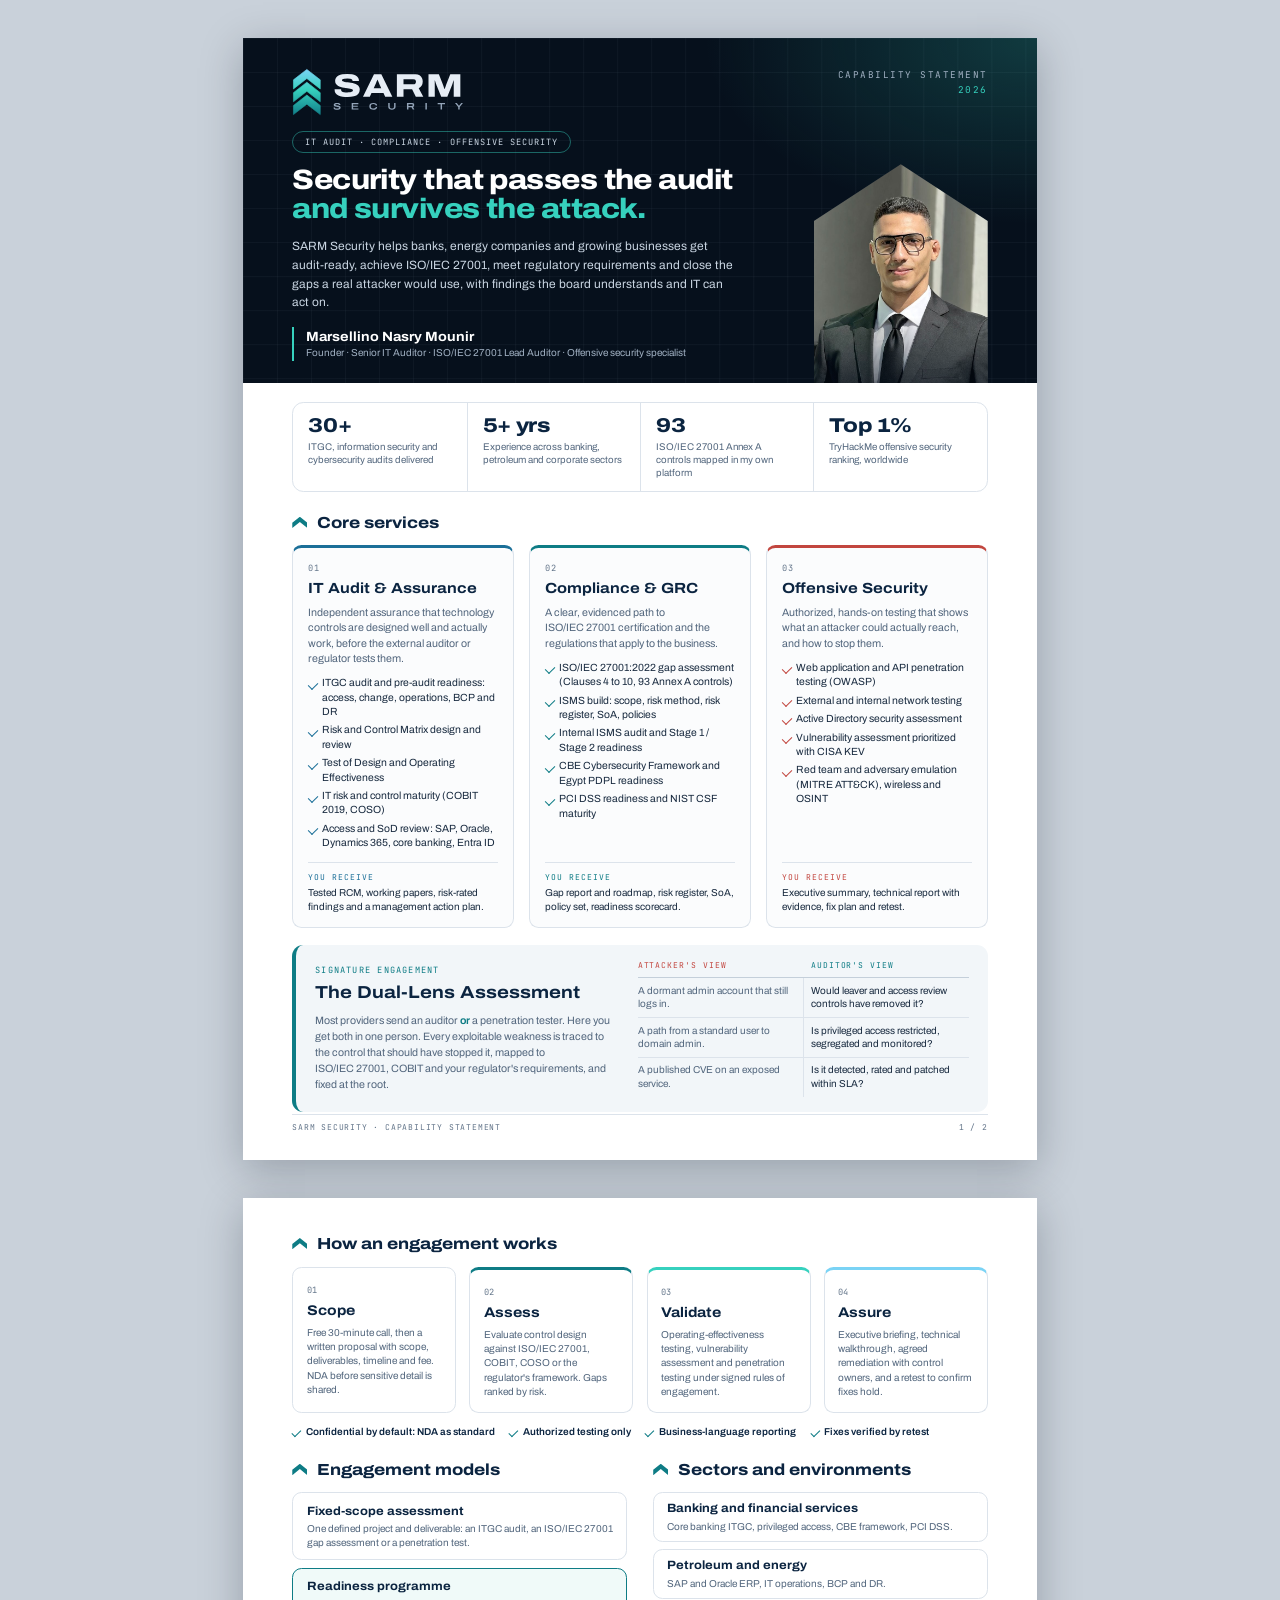
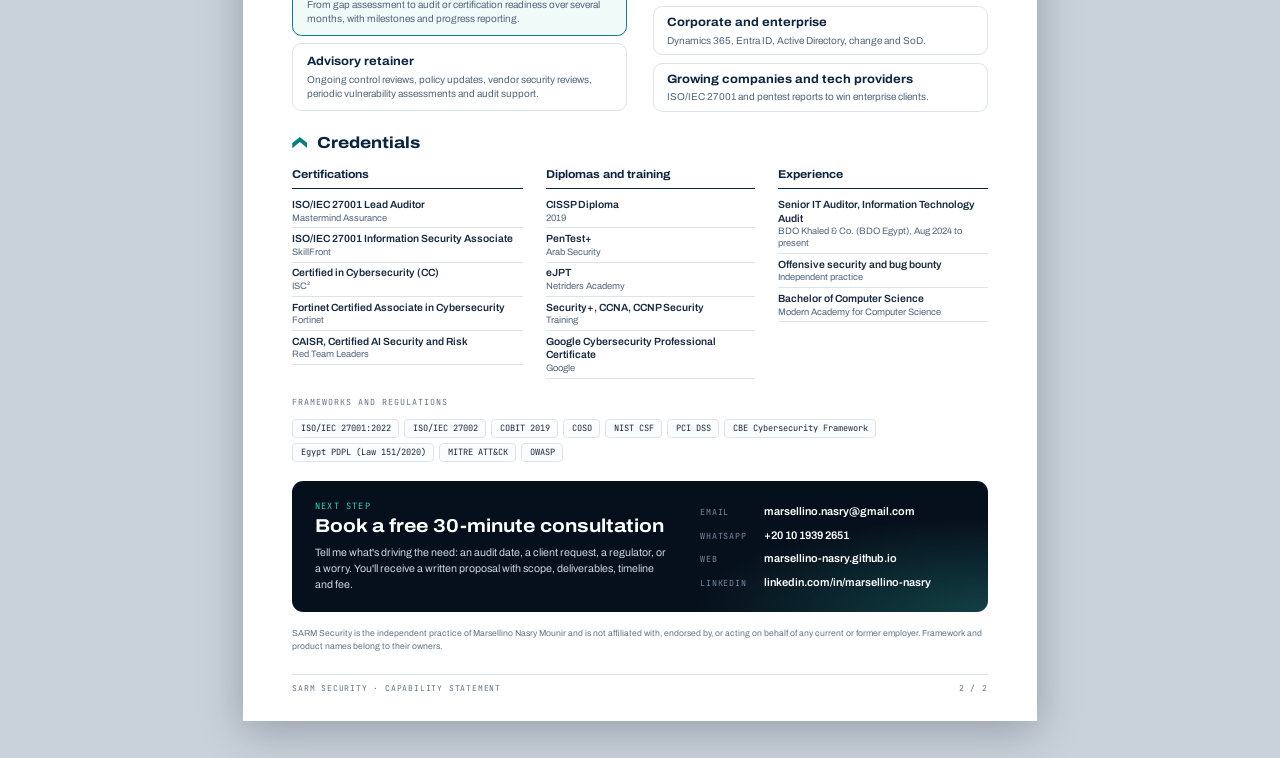
<file: capability-statement.html>
<!DOCTYPE html>
<html lang="en">
<head>
  <meta charset="utf-8">
  <meta name="viewport" content="width=device-width, initial-scale=1">
  <title>SARM Security | Capability Statement | Marsellino Nasry Mounir</title>
  <meta name="description" content="Capability statement for SARM Security: IT audit, ISO/IEC 27001 and regulatory compliance, and offensive security services.">
  <meta name="robots" content="noindex">
  <meta http-equiv="Content-Security-Policy" content="default-src 'self'; style-src 'self'; img-src 'self' data:; font-src 'self'; base-uri 'self'; object-src 'none'">
  <link rel="icon" href="assets/images/favicon.svg" type="image/svg+xml">
  <link rel="stylesheet" href="assets/css/capability.css">
</head>
<body>
<main>
  <!-- Source for assets/docs/SARM-Security-Capability-Statement.pdf.
       To re-export: open in Chrome, Print, Destination "Save as PDF", Paper A4, Margins "None", tick "Background graphics". -->

  <!-- ================= PAGE 1 ================= -->
  <section class="page">
    <header class="cover">
      <div class="cover__top">
        <img class="cover__logo" src="assets/images/sarm-logo.svg" width="236" height="68" alt="SARM Security">
        <p class="cover__doc">Capability statement<br><span>2026</span></p>
      </div>
      <div class="cover__body">
        <div class="cover__text">
          <p class="eyebrow">IT audit &middot; Compliance &middot; Offensive security</p>
          <h1>Security that passes the audit <span>and survives the attack.</span></h1>
          <p class="cover__lead">SARM Security helps banks, energy companies and growing businesses get audit-ready, achieve ISO/IEC&nbsp;27001, meet regulatory requirements and close the gaps a real attacker would use, with findings the board understands and IT can act on.</p>
          <p class="cover__by"><strong>Marsellino Nasry Mounir</strong>Founder &middot; Senior IT Auditor &middot; ISO/IEC 27001 Lead Auditor &middot; Offensive security specialist</p>
        </div>
        <div class="cover__photo">
          <img src="assets/images/profile.jpg" width="640" height="800" alt="Marsellino Nasry Mounir">
        </div>
      </div>
    </header>

    <dl class="stats">
      <div><dt>30+</dt><dd>ITGC, information security and cybersecurity audits delivered</dd></div>
      <div><dt>5+ yrs</dt><dd>Experience across banking, petroleum and corporate sectors</dd></div>
      <div><dt>93</dt><dd>ISO/IEC 27001 Annex A controls mapped in my own platform</dd></div>
      <div><dt>Top 1%</dt><dd>TryHackMe offensive security ranking, worldwide</dd></div>
    </dl>

    <h2 class="h2">Core services</h2>
    <div class="svc">
      <article class="svc__col svc__col--audit">
        <p class="svc__n">01</p>
        <h3>IT Audit &amp; Assurance</h3>
        <p class="svc__pitch">Independent assurance that technology controls are designed well and actually work, before the external auditor or regulator tests them.</p>
        <ul>
          <li>ITGC audit and pre-audit readiness: access, change, operations, BCP and DR</li>
          <li>Risk and Control Matrix design and review</li>
          <li>Test of Design and Operating Effectiveness</li>
          <li>IT risk and control maturity (COBIT 2019, COSO)</li>
          <li>Access and SoD review: SAP, Oracle, Dynamics 365, core banking, Entra ID</li>
        </ul>
        <p class="svc__out"><span>You receive</span>Tested RCM, working papers, risk-rated findings and a management action plan.</p>
      </article>
      <article class="svc__col svc__col--grc">
        <p class="svc__n">02</p>
        <h3>Compliance &amp; GRC</h3>
        <p class="svc__pitch">A clear, evidenced path to ISO/IEC&nbsp;27001 certification and the regulations that apply to the business.</p>
        <ul>
          <li>ISO/IEC 27001:2022 gap assessment (Clauses 4 to 10, 93 Annex A controls)</li>
          <li>ISMS build: scope, risk method, risk register, SoA, policies</li>
          <li>Internal ISMS audit and Stage 1 / Stage 2 readiness</li>
          <li>CBE Cybersecurity Framework and Egypt PDPL readiness</li>
          <li>PCI DSS readiness and NIST CSF maturity</li>
        </ul>
        <p class="svc__out"><span>You receive</span>Gap report and roadmap, risk register, SoA, policy set, readiness scorecard.</p>
      </article>
      <article class="svc__col svc__col--off">
        <p class="svc__n">03</p>
        <h3>Offensive Security</h3>
        <p class="svc__pitch">Authorized, hands-on testing that shows what an attacker could actually reach, and how to stop them.</p>
        <ul>
          <li>Web application and API penetration testing (OWASP)</li>
          <li>External and internal network testing</li>
          <li>Active Directory security assessment</li>
          <li>Vulnerability assessment prioritized with CISA KEV</li>
          <li>Red team and adversary emulation (MITRE ATT&amp;CK), wireless and OSINT</li>
        </ul>
        <p class="svc__out"><span>You receive</span>Executive summary, technical report with evidence, fix plan and retest.</p>
      </article>
    </div>

    <div class="sig">
      <div class="sig__head">
        <p class="sig__k">Signature engagement</p>
        <h2>The Dual-Lens Assessment</h2>
        <p>Most providers send an auditor <em>or</em> a penetration tester. Here you get both in one person. Every exploitable weakness is traced to the control that should have stopped it, mapped to ISO/IEC&nbsp;27001, COBIT and your regulator's requirements, and fixed at the root.</p>
      </div>
      <table class="sig__table">
        <thead><tr><th scope="col">Attacker's view</th><th scope="col">Auditor's view</th></tr></thead>
        <tbody>
          <tr><td>A dormant admin account that still logs in.</td><td>Would leaver and access review controls have removed it?</td></tr>
          <tr><td>A path from a standard user to domain admin.</td><td>Is privileged access restricted, segregated and monitored?</td></tr>
          <tr><td>A published CVE on an exposed service.</td><td>Is it detected, rated and patched within SLA?</td></tr>
        </tbody>
      </table>
    </div>

    <p class="pagefoot"><span>SARM Security &middot; Capability statement</span><span>1 / 2</span></p>
  </section>

  <!-- ================= PAGE 2 ================= -->
  <section class="page">
    <h2 class="h2 h2--first">How an engagement works</h2>
    <ol class="steps">
      <li><span class="steps__n">01</span><h3>Scope</h3><p>Free 30-minute call, then a written proposal with scope, deliverables, timeline and fee. NDA before sensitive detail is shared.</p></li>
      <li><span class="steps__n">02</span><h3>Assess</h3><p>Evaluate control design against ISO/IEC 27001, COBIT, COSO or the regulator's framework. Gaps ranked by risk.</p></li>
      <li><span class="steps__n">03</span><h3>Validate</h3><p>Operating-effectiveness testing, vulnerability assessment and penetration testing under signed rules of engagement.</p></li>
      <li><span class="steps__n">04</span><h3>Assure</h3><p>Executive briefing, technical walkthrough, agreed remediation with control owners, and a retest to confirm fixes hold.</p></li>
    </ol>
    <ul class="assure">
      <li>Confidential by default: NDA as standard</li>
      <li>Authorized testing only</li>
      <li>Business-language reporting</li>
      <li>Fixes verified by retest</li>
    </ul>

    <div class="two">
      <div>
        <h2 class="h2">Engagement models</h2>
        <ul class="models">
          <li><h3>Fixed-scope assessment</h3><p>One defined project and deliverable: an ITGC audit, an ISO/IEC 27001 gap assessment or a penetration test.</p></li>
          <li class="models__hl"><h3>Readiness programme</h3><p>From gap assessment to audit or certification readiness over several months, with milestones and progress reporting.</p></li>
          <li><h3>Advisory retainer</h3><p>Ongoing control reviews, policy updates, vendor security reviews, periodic vulnerability assessments and audit support.</p></li>
        </ul>
      </div>
      <div>
        <h2 class="h2">Sectors and environments</h2>
        <ul class="sectors">
          <li><h3>Banking and financial services</h3><p>Core banking ITGC, privileged access, CBE framework, PCI DSS.</p></li>
          <li><h3>Petroleum and energy</h3><p>SAP and Oracle ERP, IT operations, BCP and DR.</p></li>
          <li><h3>Corporate and enterprise</h3><p>Dynamics 365, Entra ID, Active Directory, change and SoD.</p></li>
          <li><h3>Growing companies and tech providers</h3><p>ISO/IEC 27001 and pentest reports to win enterprise clients.</p></li>
        </ul>
      </div>
    </div>

    <h2 class="h2">Credentials</h2>
    <div class="creds">
      <div>
        <h3>Certifications</h3>
        <ul>
          <li>ISO/IEC 27001 Lead Auditor <span>Mastermind Assurance</span></li>
          <li>ISO/IEC 27001 Information Security Associate <span>SkillFront</span></li>
          <li>Certified in Cybersecurity (CC) <span>ISC²</span></li>
          <li>Fortinet Certified Associate in Cybersecurity <span>Fortinet</span></li>
          <li>CAISR, Certified AI Security and Risk <span>Red Team Leaders</span></li>
        </ul>
      </div>
      <div>
        <h3>Diplomas and training</h3>
        <ul>
          <li>CISSP Diploma <span>2019</span></li>
          <li>PenTest+ <span>Arab Security</span></li>
          <li>eJPT <span>Netriders Academy</span></li>
          <li>Security+, CCNA, CCNP Security <span>Training</span></li>
          <li>Google Cybersecurity Professional Certificate <span>Google</span></li>
        </ul>
      </div>
      <div>
        <h3>Experience</h3>
        <ul>
          <li>Senior IT Auditor, Information Technology Audit <span>BDO Khaled &amp; Co. (BDO Egypt), Aug 2024 to present</span></li>
          <li>Offensive security and bug bounty <span>Independent practice</span></li>
          <li>Bachelor of Computer Science <span>Modern Academy for Computer Science</span></li>
        </ul>
      </div>
    </div>

    <div class="fw">
      <p>Frameworks and regulations</p>
      <ul><li>ISO/IEC 27001:2022</li><li>ISO/IEC 27002</li><li>COBIT 2019</li><li>COSO</li><li>NIST CSF</li><li>PCI DSS</li><li>CBE Cybersecurity Framework</li><li>Egypt PDPL (Law 151/2020)</li><li>MITRE ATT&amp;CK</li><li>OWASP</li></ul>
    </div>


    <footer class="cta">
      <div class="cta__left">
        <p class="cta__k">Next step</p>
        <h2>Book a free 30-minute consultation</h2>
        <p>Tell me what's driving the need: an audit date, a client request, a regulator, or a worry. You'll receive a written proposal with scope, deliverables, timeline and fee.</p>
      </div>
      <dl class="cta__contact">
        <div><dt>Email</dt><dd><a href="mailto:marsellino.nasry@gmail.com">marsellino.nasry@gmail.com</a></dd></div>
        <div><dt>WhatsApp</dt><dd><a href="https://wa.me/201019392651">+20 10 1939 2651</a></dd></div>
        <div><dt>Web</dt><dd><a href="https://marsellino-nasry.github.io/">marsellino-nasry.github.io</a></dd></div>
        <div><dt>LinkedIn</dt><dd><a href="https://www.linkedin.com/in/marsellino-nasry/">linkedin.com/in/marsellino-nasry</a></dd></div>
      </dl>
    </footer>

    <p class="legal">SARM Security is the independent practice of Marsellino Nasry Mounir and is not affiliated with, endorsed by, or acting on behalf of any current or former employer. Framework and product names belong to their owners.</p>
    <p class="pagefoot"><span>SARM Security &middot; Capability statement</span><span>2 / 2</span></p>
  </section>
</main>
</body>
</html>
</file>
<file: assets/css/style.css>
/* ==========================================================================
   SARM Security | Marsellino Nasry Mounir
   Design tokens, base, layout, components. No framework, no build step.
   ========================================================================== */

/* ---------- Fonts (self-hosted, SIL OFL) ---------- */
@font-face {
  font-family: "Archivo";
  src: url("../fonts/archivo-variable.woff2") format("woff2-variations"),
       url("../fonts/archivo-variable.woff2") format("woff2");
  font-weight: 100 900;
  font-stretch: 62% 125%;
  font-style: normal;
  font-display: swap;
}
@font-face {
  font-family: "JetBrains Mono";
  src: url("../fonts/jetbrains-mono-400.woff2") format("woff2");
  font-weight: 400;
  font-style: normal;
  font-display: swap;
}

/* ---------- Tokens ---------- */
:root {
  /* colour */
  --ink: #06101C;          /* page */
  --ink-2: #0A1522;        /* alternate sections */
  --panel: #0E1C2D;        /* raised surfaces */
  --panel-2: #132539;
  --line: rgba(147, 164, 184, 0.14);
  --line-strong: rgba(147, 164, 184, 0.28);
  --text: #E6EDF5;
  --text-2: #C9D5E2;
  --muted: #A0B0C2;
  --faint: #7489A0;
  --teal: #36D1BE;
  --teal-deep: #12808A;
  --cyan: #7AD3F5;
  --teal-wash: rgba(54, 209, 190, 0.1);
  --red: #F08B8B;
  --amber: #F2C46C;

  /* type */
  --font: "Archivo", "Segoe UI", system-ui, -apple-system, sans-serif;
  --mono: "JetBrains Mono", ui-monospace, "SFMono-Regular", Consolas, monospace;
  --fs-xs: 0.8125rem;
  --fs-sm: 0.9375rem;
  --fs-base: 1.0625rem;
  --fs-md: 1.25rem;
  --fs-lg: 1.5rem;
  --fs-xl: clamp(2rem, 1.35rem + 2.5vw, 3rem);
  --fs-hero: clamp(2.5rem, 1.2rem + 3.7vw, 4.1rem);

  /* space */
  --gutter: clamp(1.25rem, 4vw, 3rem);
  --section-y: clamp(4.5rem, 9vw, 7.5rem);
  --radius-lg: 18px;
  --radius: 12px;
  --radius-sm: 8px;

  --header-h: 72px;
  --ease: cubic-bezier(0.2, 0.7, 0.2, 1);
  --shadow: 0 1px 0 rgba(255, 255, 255, 0.04) inset, 0 24px 48px -24px rgba(0, 0, 0, 0.55);
}

/* ---------- Base ---------- */
*, *::before, *::after { box-sizing: border-box; }

html {
  scroll-behavior: smooth;
  scroll-padding-top: calc(var(--header-h) + 16px);
  -webkit-text-size-adjust: 100%;
  text-size-adjust: 100%;
}

body {
  margin: 0;
  background: var(--ink);
  color: var(--text);
  font-family: var(--font);
  font-size: var(--fs-base);
  font-weight: 400;
  font-stretch: 100%;
  line-height: 1.65;
  -webkit-font-smoothing: antialiased;
  -moz-osx-font-smoothing: grayscale;
  text-rendering: optimizeLegibility;
}

body.is-locked { overflow: hidden; }

img, svg { display: block; max-width: 100%; }
img { height: auto; }

h1, h2, h3, h4 {
  margin: 0;
  font-weight: 700;
  line-height: 1.15;
  color: var(--text);
  text-wrap: balance;
}
p { margin: 0; text-wrap: pretty; }
ul, ol { margin: 0; padding: 0; list-style: none; }
dl, dd { margin: 0; }
em { font-style: normal; color: var(--teal); }

a { color: inherit; text-decoration: none; }
a:hover { color: var(--teal); }

:focus-visible {
  outline: 2px solid var(--teal);
  outline-offset: 3px;
  border-radius: 4px;
}

::selection { background: rgba(54, 209, 190, 0.32); color: #fff; }

.container {
  width: 100%;
  max-width: 1220px;
  margin-inline: auto;
  padding-inline: var(--gutter);
}

.visually-hidden {
  position: absolute !important;
  width: 1px; height: 1px;
  padding: 0; margin: -1px;
  overflow: hidden; clip: rect(0 0 0 0);
  white-space: nowrap; border: 0;
}

.nowrap { white-space: nowrap; }

.sprite { position: absolute; width: 0; height: 0; overflow: hidden; }

.icon { width: 20px; height: 20px; flex: none; }
.icon--inline { display: inline-block; width: 0.95em; height: 0.95em; vertical-align: -0.12em; margin-inline: 0.35em; }

.skip-link {
  position: absolute;
  left: 1rem; top: -100px;
  z-index: 100;
  padding: 0.75rem 1rem;
  background: var(--teal);
  color: var(--ink);
  font-weight: 700;
  border-radius: var(--radius-sm);
}
.skip-link:focus { top: 1rem; color: var(--ink); }

/* ---------- Labels ---------- */
.kicker {
  display: inline-flex;
  align-items: center;
  gap: 0.65rem;
  font-family: var(--mono);
  font-size: 0.78rem;
  letter-spacing: 0.14em;
  text-transform: uppercase;
  color: var(--teal);
}
.kicker::before {
  content: "";
  width: 12px; height: 9px;
  background: currentColor;
  clip-path: polygon(0 53%, 50% 0, 100% 53%, 100% 100%, 50% 46%, 0 100%);
}

.eyebrow {
  display: inline-flex;
  align-items: center;
  gap: 0.6rem;
  padding: 0.4rem 0.9rem 0.4rem 0.75rem;
  border: 1px solid rgba(54, 209, 190, 0.3);
  border-radius: 999px;
  background: rgba(54, 209, 190, 0.06);
  color: var(--text-2);
  font-family: var(--mono);
  font-size: 0.76rem;
  letter-spacing: 0.08em;
  text-transform: uppercase;
}
.eyebrow__dot {
  width: 7px; height: 7px;
  border-radius: 50%;
  background: var(--teal);
  box-shadow: 0 0 0 4px rgba(54, 209, 190, 0.18);
}

/* ---------- Buttons & links ---------- */
.btn {
  display: inline-flex;
  align-items: center;
  justify-content: center;
  gap: 0.55rem;
  min-height: 48px;
  padding: 0.7rem 1.35rem;
  border: 1px solid transparent;
  border-radius: 999px;
  font: inherit;
  font-size: var(--fs-sm);
  font-weight: 650;
  line-height: 1.2;
  cursor: pointer;
  transition: background-color 0.2s, border-color 0.2s, color 0.2s, transform 0.2s var(--ease), box-shadow 0.2s;
}
.btn .icon { width: 18px; height: 18px; }
.btn .icon--inline { margin: 0; }
.btn--primary {
  background: var(--teal);
  color: var(--ink);
  box-shadow: 0 10px 30px -12px rgba(54, 209, 190, 0.6);
}
.btn--primary:hover { background: #5EE0CF; color: var(--ink); transform: translateY(-1px); }
.btn--primary:hover .icon { transform: translateX(2px); }
.btn--primary .icon { transition: transform 0.2s var(--ease); }
.btn--ghost { border-color: var(--line-strong); color: var(--text); background: rgba(255, 255, 255, 0.02); }
.btn--ghost:hover { border-color: var(--teal); color: var(--teal); }
.btn--outline { border-color: rgba(54, 209, 190, 0.55); color: var(--teal); }
.btn--outline:hover { background: var(--teal-wash); color: var(--teal); }
.btn--small { min-height: 40px; padding: 0.45rem 1.05rem; }
.btn--lg { min-height: 54px; padding: 0.85rem 1.6rem; font-size: 1rem; }
.btn[disabled] { opacity: 0.6; cursor: progress; transform: none; }

.text-link {
  display: inline-flex;
  align-items: center;
  margin-top: 1.25rem;
  color: var(--teal);
  font-weight: 600;
  font-size: var(--fs-sm);
  border-bottom: 1px solid rgba(54, 209, 190, 0.35);
  padding-bottom: 2px;
}
.text-link:hover { border-bottom-color: var(--teal); }

/* ---------- Header ---------- */
.site-header {
  position: sticky;
  top: 0;
  z-index: 50;
  height: var(--header-h);
  border-bottom: 1px solid transparent;
  transition: border-color 0.25s;
}
/* The blur lives on a pseudo-element: backdrop-filter on the header itself would
   become the containing block for the fixed mobile menu and clip it. */
.site-header::before {
  content: "";
  position: absolute;
  inset: 0;
  z-index: -1;
  background: rgba(6, 16, 28, 0.6);
  -webkit-backdrop-filter: blur(14px) saturate(140%);
  backdrop-filter: blur(14px) saturate(140%);
  transition: background-color 0.25s;
}
.site-header.is-scrolled { border-bottom-color: var(--line); }
.site-header.is-scrolled::before { background: rgba(6, 16, 28, 0.9); }

.site-header__inner {
  height: 100%;
  display: flex;
  align-items: center;
  justify-content: space-between;
  gap: 1.5rem;
}

.brand { display: inline-flex; align-items: center; gap: 0.7rem; color: var(--text); }
.brand:hover { color: var(--text); }
.brand__mark { width: 22px; height: 37px; }
.brand__word {
  display: flex;
  flex-direction: column;
  font-weight: 800;
  font-stretch: 125%;
  font-size: 1.25rem;
  letter-spacing: 0.06em;
  line-height: 1;
}
.brand__sub {
  margin-top: 0.28rem;
  font-family: var(--mono);
  font-weight: 400;
  font-stretch: 100%;
  font-size: 0.6rem;
  letter-spacing: 0.32em;
  text-transform: uppercase;
  color: var(--teal);
}

.site-nav__list { display: flex; align-items: center; gap: 0.15rem; }
.site-nav__list a:not(.btn) {
  display: block;
  padding: 0.5rem 0.7rem;
  border-radius: var(--radius-sm);
  color: var(--muted);
  font-size: var(--fs-sm);
  font-weight: 500;
  transition: color 0.2s;
}
.site-nav__list a:not(.btn):hover,
.site-nav__list a[aria-current="true"] { color: var(--text); }
.site-nav__list a[aria-current="true"] { box-shadow: inset 0 -2px 0 var(--teal); border-radius: 0; }
.site-nav__cta { margin-left: 0.9rem; }

.nav-toggle {
  display: none;
  align-items: center;
  justify-content: center;
  width: 44px; height: 44px;
  border: 1px solid var(--line-strong);
  border-radius: 999px;
  background: transparent;
  color: var(--text);
  cursor: pointer;
}

@media (max-width: 1080px) {
  .nav-toggle { display: inline-flex; position: relative; z-index: 60; }
  .site-nav__list {
    position: fixed;
    inset: 0;
    z-index: 55;
    flex-direction: column;
    justify-content: center;
    gap: 0.5rem;
    padding: 6rem var(--gutter) 3rem;
    background: var(--ink);
    visibility: hidden;
    opacity: 0;
    transition: opacity 0.2s, visibility 0s linear 0.2s;
  }
  .site-nav__list.is-open { visibility: visible; opacity: 1; transition: opacity 0.2s; }
  .site-nav__list a:not(.btn) { font-size: 1.35rem; font-stretch: 112%; color: var(--text); padding: 0.6rem 1rem; }
  .site-nav__list a[aria-current="true"] { box-shadow: none; color: var(--teal); }
  .site-nav__cta { margin: 1rem 0 0; }
}

/* ---------- Sections ---------- */
.section { padding-block: var(--section-y); position: relative; }
.section--alt { background: var(--ink-2); border-block: 1px solid var(--line); }
.section--glow {
  background:
    radial-gradient(55% 60% at 100% 0%, rgba(54, 209, 190, 0.08), transparent 70%),
    radial-gradient(40% 50% at 0% 100%, rgba(122, 211, 245, 0.05), transparent 70%),
    var(--ink-2);
}

.section__head {
  display: grid;
  gap: 1rem;
  margin-bottom: clamp(2.5rem, 5vw, 3.75rem);
  max-width: 48rem;
}
.section__title {
  font-size: var(--fs-xl);
  font-weight: 750;
  font-stretch: 118%;
  letter-spacing: -0.015em;
}
.section__lede { color: var(--muted); font-size: var(--fs-md); line-height: 1.55; max-width: 42rem; }

.prose p + p { margin-top: 1.1em; }
.prose p { max-width: 66ch; color: var(--text-2); }

/* ---------- Hero ---------- */
.hero {
  position: relative;
  padding-block: clamp(3rem, 6vw, 5rem) clamp(3.5rem, 6vw, 5rem);
  overflow: hidden;
  isolation: isolate;
}
.hero::before {
  content: "";
  position: absolute;
  z-index: -1;
  width: 1000px; height: 1000px;
  right: -300px; top: -320px;
  background: radial-gradient(closest-side, rgba(54, 209, 190, 0.16), rgba(54, 209, 190, 0) 70%);
  pointer-events: none;
}
.hero__grid-bg {
  position: absolute;
  inset: 0;
  z-index: -2;
  background-image:
    linear-gradient(rgba(147, 164, 184, 0.07) 1px, transparent 1px),
    linear-gradient(90deg, rgba(147, 164, 184, 0.07) 1px, transparent 1px);
  background-size: 56px 56px;
  -webkit-mask-image: radial-gradient(ellipse 70% 60% at 30% 30%, #000 20%, transparent 75%);
  mask-image: radial-gradient(ellipse 70% 60% at 30% 30%, #000 20%, transparent 75%);
  pointer-events: none;
}
.hero__grid {
  display: grid;
  grid-template-columns: minmax(0, 1.32fr) minmax(0, 0.68fr);
  align-items: center;
  gap: clamp(2.5rem, 6vw, 5rem);
}
.hero__title {
  margin-top: 1.5rem;
  font-size: var(--fs-hero);
  font-weight: 800;
  font-stretch: 115%;
  line-height: 1.02;
  letter-spacing: -0.03em;
}
.hero__accent {
  display: block;
  background: linear-gradient(92deg, var(--teal) 0%, var(--cyan) 70%);
  -webkit-background-clip: text;
  background-clip: text;
  color: transparent;
}
.hero__lead {
  margin-top: 1.5rem;
  max-width: 40rem;
  color: var(--text-2);
  font-size: 1.1875rem;
  line-height: 1.65;
}
.hero__actions { display: flex; flex-wrap: wrap; gap: 0.75rem; margin-top: 2.25rem; }
.hero__by {
  display: grid;
  gap: 0.15rem;
  margin-top: 2.5rem;
  padding-left: 1rem;
  border-left: 2px solid var(--teal);
}
.hero__by-name { font-weight: 700; font-stretch: 110%; }
.hero__by-role { color: var(--muted); font-size: var(--fs-sm); }

/* Portrait: the photo forms the bottom chevron of the SARM mark */
.portrait {
  position: relative;
  margin: 0;
  width: 100%;
  max-width: 400px;
  justify-self: end;
  padding-top: 32%;
}
.portrait__chevrons,
.portrait__rim {
  position: absolute;
  left: 0; top: 0;
  width: 100%;
  height: auto;
  overflow: visible;
}
.portrait__chevrons { z-index: 1; }
.portrait__rim { z-index: 3; pointer-events: none; }
.portrait__chev--top { fill: var(--cyan); opacity: 0.88; }
.portrait__chev--mid { fill: var(--teal); }
.portrait__rim path { stroke: var(--teal); stroke-width: 2; opacity: 0.9; }

.portrait__frame {
  position: relative;
  z-index: 2;
  aspect-ratio: 4 / 5;
  clip-path: polygon(0 31.2%, 50% 0, 100% 31.2%, 100% 100%, 0 100%);
  background: var(--panel);
}
.portrait__frame img { width: 100%; height: 100%; object-fit: cover; }
.portrait__frame::after {
  content: "";
  position: absolute;
  inset: 0;
  background:
    linear-gradient(180deg, rgba(6, 16, 28, 0) 62%, rgba(6, 16, 28, 0.85) 100%),
    linear-gradient(200deg, rgba(54, 209, 190, 0.12), rgba(54, 209, 190, 0) 45%);
  pointer-events: none;
}
.portrait__badge {
  position: absolute;
  z-index: 4;
  left: -2.25rem;
  bottom: 1.75rem;
  display: flex;
  align-items: center;
  gap: 0.7rem;
  padding: 0.75rem 1rem;
  border: 1px solid rgba(54, 209, 190, 0.35);
  border-radius: var(--radius);
  background: rgba(10, 21, 34, 0.86);
  -webkit-backdrop-filter: blur(10px);
  backdrop-filter: blur(10px);
  box-shadow: var(--shadow);
  font-size: var(--fs-sm);
  line-height: 1.3;
  color: var(--muted);
}
.portrait__badge .icon { width: 26px; height: 26px; color: var(--teal); }
.portrait__badge strong { display: block; color: var(--text); font-stretch: 110%; }

/* Proof stats */
.proof {
  display: grid;
  grid-template-columns: repeat(4, minmax(0, 1fr));
  margin-top: clamp(3rem, 6vw, 4.5rem);
  border: 1px solid var(--line);
  border-radius: var(--radius-lg);
  background: linear-gradient(180deg, rgba(14, 28, 45, 0.7), rgba(14, 28, 45, 0.35));
}
.proof__item { padding: 1.4rem 1.5rem; }
.proof__item + .proof__item { border-left: 1px solid var(--line); }
.proof dt {
  font-family: var(--mono);
  font-size: 0.72rem;
  letter-spacing: 0.1em;
  text-transform: uppercase;
  color: var(--faint);
}
.proof dd { color: var(--muted); font-size: var(--fs-sm); line-height: 1.45; margin-top: 0.35rem; }
.proof__num {
  display: block;
  margin-bottom: 0.3rem;
  font-size: clamp(1.75rem, 1.3rem + 1.4vw, 2.4rem);
  font-weight: 800;
  font-stretch: 120%;
  letter-spacing: -0.02em;
  line-height: 1;
  color: var(--text);
}

.frameworks {
  display: flex;
  flex-wrap: wrap;
  align-items: center;
  gap: 0.75rem 1.5rem;
  margin-top: 2rem;
}
.frameworks__label { color: var(--faint); font-size: var(--fs-xs); }
.frameworks__list { display: flex; flex-wrap: wrap; gap: 0.45rem; }
.frameworks__list li {
  padding: 0.3rem 0.7rem;
  border: 1px solid var(--line);
  border-radius: 6px;
  font-family: var(--mono);
  font-size: 0.74rem;
  color: var(--text-2);
  background: rgba(255, 255, 255, 0.015);
}

/* The one orchestrated motion: the mark assembles on load */
@media (prefers-reduced-motion: no-preference) {
  .portrait__frame { animation: rise 0.9s var(--ease) 0.1s both; }
  .portrait__rim { animation: fade 0.6s ease 0.7s both; }
  .portrait__badge { animation: fade-up 0.7s var(--ease) 0.9s both; }
  .portrait__chev { transform-box: fill-box; }
  .portrait__chev--mid { animation: rise 0.7s var(--ease) 0.45s both; }
  .portrait__chev--top { animation: rise 0.7s var(--ease) 0.65s both; }
  .hero__text > * { animation: fade-up 0.7s var(--ease) both; }
  .hero__text > :nth-child(2) { animation-delay: 0.08s; }
  .hero__text > :nth-child(3) { animation-delay: 0.16s; }
  .hero__text > :nth-child(4) { animation-delay: 0.24s; }
  .hero__text > :nth-child(5) { animation-delay: 0.32s; }

  .js-reveal [data-reveal] { opacity: 0; transform: translateY(16px); transition: opacity 0.7s var(--ease), transform 0.7s var(--ease); }
  .js-reveal [data-reveal].is-in { opacity: 1; transform: none; }
}
@keyframes rise { from { opacity: 0; transform: translateY(14px); } to { opacity: 1; transform: none; } }
@keyframes fade { from { opacity: 0; } to { opacity: 1; } }
@keyframes fade-up { from { opacity: 0; transform: translateY(10px); } to { opacity: 1; transform: none; } }

/* ---------- Challenges ---------- */
.challenges {
  display: grid;
  grid-template-columns: repeat(3, minmax(0, 1fr));
  gap: 1rem;
  row-gap: 0;
}
.challenges > .challenge { margin-bottom: 1rem; }
.challenge {
  display: grid;
  grid-row: span 2;
  grid-template-rows: subgrid;
  row-gap: 1.25rem;
  padding: 1.6rem;
  border: 1px solid var(--line);
  border-radius: var(--radius-lg);
  background: var(--panel);
  transition: border-color 0.25s, transform 0.25s var(--ease);
}
.challenge:hover { border-color: rgba(54, 209, 190, 0.4); }
.challenge__q { font-size: 1.125rem; font-weight: 600; font-stretch: 105%; line-height: 1.45; color: var(--text); }
.challenge__a {
  display: flex;
  gap: 0.6rem;
  padding-top: 1rem;
  border-top: 1px solid var(--line);
  color: var(--muted);
  font-size: var(--fs-sm);
  line-height: 1.5;
}
.challenge__a .icon { width: 18px; height: 18px; margin-top: 0.15rem; color: var(--teal); }

/* ---------- Services ---------- */
.services {
  display: grid;
  grid-template-columns: repeat(3, minmax(0, 1fr));
  gap: 1.25rem;
}
.service {
  --accent: var(--teal);
  position: relative;
  display: flex;
  flex-direction: column;
  padding: clamp(1.5rem, 2.6vw, 2rem);
  border: 1px solid var(--line);
  border-radius: var(--radius-lg);
  background:
    radial-gradient(120% 60% at 0% 0%, color-mix(in srgb, var(--accent) 9%, transparent), transparent 60%),
    var(--panel);
  box-shadow: var(--shadow);
  overflow: hidden;
}
.service::before {
  content: "";
  position: absolute;
  inset: 0 0 auto;
  height: 3px;
  background: linear-gradient(90deg, var(--accent), transparent 85%);
}
.service--audit { --accent: #7AD3F5; }
.service--grc   { --accent: #36D1BE; }
.service--off   { --accent: #F08B8B; }
.service__top { display: flex; align-items: center; justify-content: space-between; }
.service__icon {
  display: grid;
  place-items: center;
  width: 52px; height: 52px;
  border-radius: 14px;
  color: var(--accent);
  background: color-mix(in srgb, var(--accent) 12%, transparent);
  border: 1px solid color-mix(in srgb, var(--accent) 30%, transparent);
}
.service__icon .icon { width: 26px; height: 26px; }
.service__num { font-family: var(--mono); font-size: 0.8rem; color: var(--faint); letter-spacing: 0.1em; }
.service__title { margin-top: 1.4rem; font-size: 1.55rem; font-stretch: 115%; letter-spacing: -0.01em; }
.service__pitch { margin-top: 0.75rem; color: var(--text-2); line-height: 1.6; }
.service__label {
  margin-top: 1.6rem;
  margin-bottom: 0.75rem;
  font-family: var(--mono);
  font-size: 0.72rem;
  font-weight: 400;
  letter-spacing: 0.12em;
  text-transform: uppercase;
  color: var(--faint);
}
.service__deliver {
  padding: 0.85rem 1rem;
  border-radius: var(--radius-sm);
  background: rgba(6, 16, 28, 0.55);
  border: 1px solid var(--line);
  color: var(--text-2);
  font-size: var(--fs-sm);
  line-height: 1.55;
}
.service__cta {
  display: inline-flex;
  align-items: center;
  gap: 0.5rem;
  margin-top: auto;
  padding-top: 1.6rem;
  color: var(--accent);
  font-weight: 650;
  font-size: var(--fs-sm);
}
.service__cta .icon { width: 18px; height: 18px; transition: transform 0.2s var(--ease); }
.service__cta:hover { color: var(--text); }
.service__cta:hover .icon { transform: translateX(3px); }

.checks { display: grid; gap: 0.6rem; }
.checks li {
  position: relative;
  padding-left: 1.65rem;
  color: var(--text-2);
  font-size: var(--fs-sm);
  line-height: 1.5;
}
.checks li::before {
  content: "";
  position: absolute;
  left: 0.2rem; top: 0.32em;
  width: 0.45rem; height: 0.8rem;
  border: solid var(--accent, var(--teal));
  border-width: 0 2px 2px 0;
  transform: rotate(45deg);
}

/* ---------- Signature: Dual-Lens ---------- */
.signature {
  display: grid;
  grid-template-columns: minmax(0, 0.9fr) minmax(0, 1.1fr);
  gap: clamp(2.5rem, 5vw, 4.5rem);
  align-items: start;
}
.signature__intro { display: grid; gap: 1.25rem; justify-items: start; position: sticky; top: calc(var(--header-h) + 2rem); }
.signature__intro .section__title { margin-top: -0.25rem; }
.signature__visuals { display: grid; gap: 1.25rem; }

.pillars { display: grid; gap: 0.9rem; margin-block: 0.5rem 0.75rem; }
.pillars li { display: flex; gap: 0.85rem; color: var(--muted); font-size: var(--fs-sm); line-height: 1.5; }
.pillars .icon { width: 22px; height: 22px; color: var(--teal); margin-top: 0.05rem; }
.pillars strong { color: var(--text); font-weight: 650; }

.lens {
  background: var(--panel);
  border: 1px solid var(--line);
  border-radius: var(--radius-lg);
  padding: clamp(1.25rem, 2.5vw, 1.75rem);
}
.lens__title { font-size: var(--fs-md); font-stretch: 112%; margin-bottom: 1rem; }
.lens__table { width: 100%; border-collapse: collapse; font-size: var(--fs-sm); line-height: 1.5; }
.lens__table th {
  text-align: left;
  font-weight: 400;
  font-family: var(--mono);
  font-size: 0.72rem;
  letter-spacing: 0.1em;
  text-transform: uppercase;
  color: var(--red);
  padding: 0 0.75rem 0.6rem 0;
  border-bottom: 1px solid var(--line-strong);
  width: 50%;
}
.lens__table th:last-child { color: var(--teal); padding-left: 0.75rem; padding-right: 0; }
.lens__table td { padding: 0.85rem 0.75rem 0.85rem 0; border-bottom: 1px solid var(--line); vertical-align: top; color: var(--muted); }
.lens__table td:last-child { color: var(--text); padding-left: 0.75rem; padding-right: 0; border-left: 1px solid var(--line); }
.lens__table tr:last-child td { border-bottom: 0; }

/* Sample finding: styled like a page from the report */
.finding {
  margin: 0;
  padding: clamp(1.25rem, 2.5vw, 1.75rem);
  border-radius: var(--radius-lg);
  background: #F3F6FA;
  color: #142235;
  box-shadow: 0 30px 60px -30px rgba(0, 0, 0, 0.7);
  border-top: 4px solid var(--teal-deep);
}
.finding__bar { display: flex; flex-wrap: wrap; align-items: center; gap: 0.6rem; }
.finding__id { font-family: var(--mono); font-size: 0.78rem; color: #4A5E75; }
.sev {
  padding: 0.12rem 0.55rem;
  border-radius: 999px;
  font-size: 0.72rem;
  font-weight: 700;
  letter-spacing: 0.04em;
  text-transform: uppercase;
}
.sev--high { background: #FCE3E1; color: #A3271D; }
.finding__sample {
  margin-left: auto;
  font-family: var(--mono);
  font-size: 0.68rem;
  letter-spacing: 0.1em;
  text-transform: uppercase;
  color: #4F6378;
}
.finding__title { margin-top: 0.8rem; font-size: 1.2rem; font-stretch: 108%; color: #0B2440; }
.finding__grid {
  display: grid;
  grid-template-columns: repeat(2, minmax(0, 1fr));
  gap: 0.9rem 1.5rem;
  margin-top: 1.1rem;
  padding-top: 1.1rem;
  border-top: 1px solid #D8E0EA;
}
.finding__grid dt {
  font-family: var(--mono);
  font-size: 0.68rem;
  letter-spacing: 0.1em;
  text-transform: uppercase;
  color: #0A666D;
}
.finding__grid dd { margin-top: 0.2rem; font-size: 0.875rem; line-height: 1.5; color: #23364D; }
.finding__wide { grid-column: 1 / -1; }
.ref {
  display: inline-block;
  margin: 0.15rem 0.2rem 0 0;
  padding: 0.05rem 0.45rem;
  border-radius: 4px;
  background: #E2EEF3;
  color: #0B5A61;
  font-family: var(--mono);
  font-size: 0.74rem;
}
.finding__cap { display: flex; align-items: center; margin-top: 1.1rem; color: #4F6378; font-size: 0.75rem; }
.finding__cap .icon--inline { margin: 0 0.45em 0 0; }

/* ---------- Approach ---------- */
.steps {
  display: grid;
  grid-template-columns: repeat(4, minmax(0, 1fr));
  gap: 1rem;
}
.step {
  position: relative;
  padding: 1.6rem 1.5rem 1.75rem;
  border: 1px solid var(--line);
  border-radius: var(--radius-lg);
  background: var(--panel);
}
.step__num { font-family: var(--mono); font-size: 0.8rem; color: var(--faint); letter-spacing: 0.1em; }
.step__title { margin: 0.6rem 0 0.6rem; font-size: 1.35rem; font-stretch: 115%; }
.step p:not(.step__num) { color: var(--muted); font-size: var(--fs-sm); line-height: 1.6; }
.step__chev { position: absolute; top: 1.6rem; right: 1.5rem; width: 30px; height: 22px; color: var(--teal-deep); }
.step:nth-child(3) .step__chev { color: var(--teal); }
.step:nth-child(4) .step__chev { color: var(--cyan); }
.step--mark { border-color: rgba(54, 209, 190, 0.2); }
@media (min-width: 1081px) {
  .steps { padding-top: 2.25rem; }
  .step:nth-child(2) { margin-top: -0.75rem; }
  .step:nth-child(3) { margin-top: -1.5rem; }
  .step:nth-child(4) { margin-top: -2.25rem; }
}

.commitments {
  display: grid;
  grid-template-columns: repeat(4, minmax(0, 1fr));
  gap: 1.5rem;
  margin-top: 2.5rem;
  padding-top: 2rem;
  border-top: 1px solid var(--line);
}
.commitments li { display: flex; gap: 0.75rem; color: var(--muted); font-size: var(--fs-sm); line-height: 1.5; }
.commitments .icon { color: var(--teal); margin-top: 0.1rem; }
.commitments strong { display: block; color: var(--text); font-weight: 650; }

/* ---------- Engagement models ---------- */
.models {
  display: grid;
  grid-template-columns: repeat(3, minmax(0, 1fr));
  gap: 1.25rem;
  align-items: stretch;
}
.model {
  position: relative;
  display: flex;
  flex-direction: column;
  align-items: flex-start;
  padding: clamp(1.5rem, 2.6vw, 2rem);
  border: 1px solid var(--line);
  border-radius: var(--radius-lg);
  background: var(--panel);
}
.model--featured {
  border-color: rgba(54, 209, 190, 0.55);
  background:
    radial-gradient(120% 70% at 50% 0%, rgba(54, 209, 190, 0.12), transparent 60%),
    var(--panel);
  box-shadow: 0 30px 60px -30px rgba(54, 209, 190, 0.35);
}
.model__flag {
  position: absolute;
  top: -0.75rem; left: 1.5rem;
  padding: 0.2rem 0.7rem;
  border-radius: 999px;
  background: var(--teal);
  color: var(--ink);
  font-size: 0.72rem;
  font-weight: 750;
  letter-spacing: 0.04em;
  text-transform: uppercase;
}
.model__icon {
  display: grid;
  place-items: center;
  width: 46px; height: 46px;
  border-radius: 12px;
  background: var(--teal-wash);
  color: var(--teal);
}
.model__icon .icon { width: 24px; height: 24px; }
.model__title { margin-top: 1.2rem; font-size: 1.35rem; font-stretch: 112%; }
.model__desc { margin-top: 0.6rem; color: var(--text-2); font-size: var(--fs-sm); line-height: 1.6; }
.model__best {
  width: 100%;
  margin: 1.25rem 0 0;
  padding-top: 1rem;
  border-top: 1px solid var(--line);
  color: var(--muted);
  font-size: var(--fs-sm);
}
.model__best span {
  display: block;
  font-family: var(--mono);
  font-size: 0.7rem;
  letter-spacing: 0.1em;
  text-transform: uppercase;
  color: var(--faint);
  margin-bottom: 0.2rem;
}
.model .text-link, .model .btn { margin-top: auto; }
.model__best + .text-link, .model__best + .btn { margin-top: 1.5rem; }

/* ---------- Industries ---------- */
.sectors {
  display: grid;
  grid-template-columns: repeat(4, minmax(0, 1fr));
  gap: 1px;
  border: 1px solid var(--line);
  border-radius: var(--radius-lg);
  background: var(--line);
  overflow: hidden;
}
.sector { padding: 1.75rem 1.5rem; background: var(--ink); }
.sector__icon { width: 30px; height: 30px; color: var(--teal); }
.sector__title { margin: 1.1rem 0 0.5rem; font-size: 1.1rem; font-stretch: 110%; }
.sector p { color: var(--muted); font-size: var(--fs-sm); line-height: 1.55; }
.systems { display: flex; flex-wrap: wrap; align-items: center; gap: 0.75rem 1.25rem; margin-top: 1.75rem; }
.systems__label { color: var(--faint); font-size: var(--fs-xs); }

.tags { display: flex; flex-wrap: wrap; gap: 0.45rem; }
.tags li {
  padding: 0.3rem 0.7rem;
  border: 1px solid var(--line-strong);
  border-radius: 999px;
  font-size: var(--fs-xs);
  color: var(--text-2);
  line-height: 1.4;
}

/* ---------- About ---------- */
.about {
  display: grid;
  grid-template-columns: minmax(0, 1fr) minmax(0, 1fr);
  gap: clamp(2.5rem, 6vw, 5rem);
  align-items: start;
}
.about__main { display: grid; gap: 1.25rem; justify-items: start; }
.about__bio { margin-block: 0.5rem 0.75rem; }

.timeline { position: relative; display: grid; gap: 0; padding-left: 2rem; }
.timeline::before {
  content: "";
  position: absolute;
  left: 0.45rem; top: 0.75rem; bottom: 1rem;
  width: 1px;
  background: var(--line-strong);
}
.timeline__item { position: relative; padding-bottom: 2rem; }
.timeline__item:last-child { padding-bottom: 0; }
.timeline__item::before {
  content: "";
  position: absolute;
  left: calc(-2rem + 0.45rem - 7px);
  top: 0.45rem;
  width: 15px; height: 11px;
  background: var(--faint);
  clip-path: polygon(0 53%, 50% 0, 100% 53%, 100% 100%, 50% 46%, 0 100%);
}
.timeline__item--current::before { background: var(--teal); }
.timeline__item--current {
  padding: 1.4rem 1.5rem;
  margin-bottom: 2rem;
  border: 1px solid var(--line);
  border-radius: var(--radius-lg);
  background: var(--panel);
}
.timeline__item--current::before { left: calc(-2rem + 0.45rem - 7px); top: 1.85rem; }
.timeline__when { color: var(--muted); font-size: var(--fs-xs); font-family: var(--mono); letter-spacing: 0.06em; text-transform: uppercase; }
.timeline__item--current .timeline__when { color: var(--teal); }
.timeline__role { margin-top: 0.35rem; font-size: 1.2rem; font-stretch: 110%; }
.timeline__org { color: var(--muted); margin-top: 0.2rem; font-size: var(--fs-sm); }

.ticks { margin-top: 0.9rem; display: grid; gap: 0.5rem; }
.ticks li {
  position: relative;
  padding-left: 1.5rem;
  color: var(--text-2);
  font-size: var(--fs-sm);
  max-width: 68ch;
}
.ticks li::before {
  content: "";
  position: absolute;
  left: 0; top: 0.62em;
  width: 9px; height: 7px;
  background: var(--teal);
  clip-path: polygon(0 53%, 50% 0, 100% 53%, 100% 100%, 50% 46%, 0 100%);
  transform: rotate(90deg);
}
.ticks--two { grid-template-columns: repeat(2, minmax(0, 1fr)); gap: 0.6rem 1.5rem; }

/* ---------- Credentials ---------- */
.creds {
  display: grid;
  grid-template-columns: repeat(3, minmax(0, 1fr));
  gap: 1.25rem;
  align-items: start;
}
.creds__group {
  padding: 1.5rem 1.5rem 0.75rem;
  border: 1px solid var(--line);
  border-radius: var(--radius-lg);
  background: var(--panel);
}
.creds__group--primary { border-color: rgba(54, 209, 190, 0.35); }
.creds__title {
  font-size: 1.1rem;
  font-stretch: 112%;
  padding-bottom: 0.85rem;
  border-bottom: 1px solid var(--line-strong);
}
.creds__list li {
  display: grid;
  grid-template-columns: minmax(0, 1fr) auto;
  grid-template-areas: "name tag" "issuer tag";
  column-gap: 1rem;
  padding: 0.85rem 0;
  border-bottom: 1px solid var(--line);
}
.creds__list li:last-child { border-bottom: 0; }
.creds__name { grid-area: name; font-weight: 600; line-height: 1.35; font-size: var(--fs-sm); }
.creds__issuer { grid-area: issuer; color: var(--muted); font-size: var(--fs-xs); margin-top: 0.15rem; }
.domain-tag {
  grid-area: tag;
  align-self: start;
  margin-top: 0.1rem;
  padding: 0.15rem 0.55rem;
  border-radius: 999px;
  font-size: 0.72rem;
  font-weight: 600;
  white-space: nowrap;
  color: var(--tag);
  background: color-mix(in srgb, var(--tag) 12%, transparent);
}
.domain-tag--grc { --tag: #7AD3F5; }
.domain-tag--off { --tag: #F08B8B; }
.domain-tag--cyber { --tag: #36D1BE; }

/* ---------- Projects ---------- */
.project {
  background: var(--panel);
  border: 1px solid var(--line);
  border-radius: var(--radius-lg);
  padding: clamp(1.5rem, 3.2vw, 2.5rem);
}
.project + .project { margin-top: 1.25rem; }
.project__tag {
  font-family: var(--mono);
  font-size: 0.72rem;
  letter-spacing: 0.12em;
  text-transform: uppercase;
  color: var(--teal);
  margin-bottom: 0.6rem;
}
.project__title { font-size: clamp(1.4rem, 1.1rem + 1vw, 1.85rem); font-stretch: 115%; letter-spacing: -0.01em; }
.project__desc { color: var(--text-2); margin-top: 0.85rem; max-width: 62ch; }

.project--featured {
  display: grid;
  grid-template-columns: minmax(0, 0.85fr) minmax(0, 1.15fr);
  gap: clamp(1.75rem, 4vw, 3.5rem);
  border-color: rgba(54, 209, 190, 0.28);
  background:
    radial-gradient(120% 80% at 0% 0%, rgba(54, 209, 190, 0.07), transparent 60%),
    var(--panel);
}
.project__meta { display: grid; gap: 0.6rem; font-size: var(--fs-sm); align-content: start; }
.project__meta div { display: grid; grid-template-columns: 6.5rem minmax(0, 1fr); gap: 1rem; }
.project__meta dt { color: var(--faint); }
.project__meta dd { color: var(--text); }
.project__actions { display: flex; flex-wrap: wrap; gap: 0.75rem; margin-top: 1.75rem; }
.project__fine { margin-top: 1.25rem; color: var(--faint); font-size: var(--fs-xs); max-width: 64ch; }

/* Annex A visual */
.annex { margin: 0; display: flex; flex-direction: column; gap: 1rem; }
.project__visual { align-self: center; }
.annex__clauses { display: grid; grid-template-columns: repeat(7, 1fr); gap: 4px; }
.annex__clauses span {
  display: grid; place-items: center;
  height: 34px;
  border-radius: 6px;
  background: rgba(122, 211, 245, 0.12);
  border: 1px solid rgba(122, 211, 245, 0.28);
  color: var(--cyan);
  font-size: var(--fs-xs);
  font-weight: 700;
}
.annex__clauses-label { color: var(--faint); font-size: var(--fs-xs); margin-top: -0.4rem; }
.annex__themes { display: grid; gap: 1rem; margin-top: 0.5rem; }
.annex__label { display: flex; justify-content: space-between; align-items: baseline; font-size: var(--fs-xs); color: var(--muted); margin-bottom: 0.45rem; }
.annex__ref { color: var(--faint); margin-left: 0.3rem; }
.annex__n { color: var(--text); font-weight: 700; }
.annex__cells { display: grid; grid-template-columns: repeat(19, 1fr); gap: 3px; }
.annex__cells span { aspect-ratio: 1; border-radius: 2px; background: var(--cell, var(--teal)); opacity: 0.85; }
.annex__theme--org    { --cell: #36D1BE; }
.annex__theme--people { --cell: #7AD3F5; }
.annex__theme--phys   { --cell: #9DB6FF; }
.annex__theme--tech   { --cell: #1FA59A; }
.annex__caption { padding-top: 0.5rem; color: var(--faint); font-size: var(--fs-xs); }

/* Arsenal */
.project__head {
  display: grid;
  grid-template-columns: minmax(0, 1.4fr) minmax(0, 1fr);
  gap: 1.5rem 3rem;
  align-items: end;
}
.arsenal {
  display: grid;
  grid-template-columns: repeat(3, minmax(0, 1fr));
  gap: 1rem;
  margin-top: 2rem;
}
.arsenal__item {
  display: flex;
  flex-direction: column;
  padding: 1.25rem;
  border: 1px solid var(--line);
  border-radius: var(--radius);
  background: var(--ink);
}
.arsenal__item h4 { font-size: 1.15rem; font-stretch: 118%; letter-spacing: 0.02em; }
.arsenal__role { color: var(--teal); font-size: var(--fs-xs); font-weight: 600; margin: 0.2rem 0 0.75rem; }
.arsenal__item > p:not(.arsenal__role) { color: var(--muted); font-size: var(--fs-sm); line-height: 1.55; margin-bottom: 1rem; }
.cli {
  margin: auto 0 0;
  padding: 0.7rem 0.85rem;
  border-radius: var(--radius-sm);
  background: #030A13;
  border: 1px solid var(--line);
  font-family: var(--mono);
  font-size: 0.8rem;
  color: var(--text-2);
  white-space: pre-wrap;
  overflow-wrap: anywhere;
}
.cli__prompt { color: var(--teal); }

/* Toolset */
.toolset {
  margin-top: 1.25rem;
  padding: clamp(1.5rem, 3.2vw, 2.5rem);
  border: 1px solid var(--line);
  border-radius: var(--radius-lg);
}
.toolset__title { font-size: 1.2rem; font-stretch: 112%; }
.toolset__grid {
  display: grid;
  grid-template-columns: repeat(3, minmax(0, 1fr));
  gap: 1.25rem 2rem;
  margin-top: 1.25rem;
}
.toolset__grid div { padding-top: 0.9rem; border-top: 1px solid var(--line); }
.toolset__grid dt {
  font-family: var(--mono);
  font-size: 0.7rem;
  letter-spacing: 0.1em;
  text-transform: uppercase;
  color: var(--faint);
}
.toolset__grid dd { margin-top: 0.3rem; color: var(--text-2); font-size: var(--fs-sm); }

/* ---------- FAQ ---------- */
.faq {
  display: grid;
  grid-template-columns: minmax(0, 0.8fr) minmax(0, 1.2fr);
  gap: clamp(2rem, 5vw, 4.5rem);
  align-items: start;
}
.faq__head { position: sticky; top: calc(var(--header-h) + 2rem); margin-bottom: 0; }
.faq__list { border-top: 1px solid var(--line-strong); }
.qa { border-bottom: 1px solid var(--line); }
.qa summary {
  display: flex;
  align-items: center;
  justify-content: space-between;
  gap: 1.5rem;
  padding: 1.35rem 0;
  font-size: 1.1rem;
  font-weight: 600;
  font-stretch: 105%;
  cursor: pointer;
  list-style: none;
}
.qa summary::-webkit-details-marker { display: none; }
.qa summary:hover { color: var(--teal); }
.qa summary .icon { color: var(--teal); transition: transform 0.25s var(--ease); }
.qa[open] summary .icon { transform: rotate(45deg); }
.qa p { padding: 0 3rem 1.5rem 0; color: var(--muted); line-height: 1.65; max-width: 64ch; }

/* ---------- Contact ---------- */
.section--contact {
  background:
    radial-gradient(60% 70% at 100% 100%, rgba(54, 209, 190, 0.1), transparent 70%),
    radial-gradient(40% 50% at 0% 0%, rgba(122, 211, 245, 0.05), transparent 70%),
    var(--ink-2);
  border-top: 1px solid var(--line);
}
.contact {
  display: grid;
  grid-template-columns: minmax(0, 0.9fr) minmax(0, 1.1fr);
  gap: clamp(2.5rem, 6vw, 5rem);
  align-items: start;
}
.contact__intro { display: grid; gap: 1rem; }

.next { display: grid; gap: 0.9rem; margin-top: 1rem; }
.next li { display: flex; gap: 0.9rem; align-items: flex-start; color: var(--muted); font-size: var(--fs-sm); line-height: 1.5; }
.next strong { color: var(--text); font-weight: 650; }
.next__n {
  display: grid;
  place-items: center;
  flex: none;
  width: 28px; height: 28px;
  border-radius: 50%;
  border: 1px solid rgba(54, 209, 190, 0.5);
  color: var(--teal);
  font-family: var(--mono);
  font-size: 0.8rem;
}

.channels { display: grid; grid-template-columns: repeat(2, minmax(0, 1fr)); gap: 0.6rem; margin-top: 1.25rem; }
.channels li:first-child,
.channels li:last-child { grid-column: 1 / -1; }
.channels a {
  display: flex;
  align-items: center;
  gap: 0.85rem;
  height: 100%;
  padding: 0.8rem 1rem;
  border: 1px solid var(--line);
  border-radius: var(--radius);
  background: rgba(14, 28, 45, 0.5);
  transition: border-color 0.2s, background-color 0.2s;
}
.channels a:hover { border-color: rgba(54, 209, 190, 0.5); background: var(--teal-wash); color: inherit; }
.channels .icon { color: var(--teal); }
.channels__name { display: block; font-weight: 600; font-size: var(--fs-sm); }
.channels__value { display: block; color: var(--muted); font-size: var(--fs-xs); overflow-wrap: anywhere; }

.contact__form-wrap {
  background: rgba(14, 28, 45, 0.75);
  -webkit-backdrop-filter: blur(12px);
  backdrop-filter: blur(12px);
  border: 1px solid var(--line-strong);
  border-radius: var(--radius-lg);
  padding: clamp(1.5rem, 3.5vw, 2.5rem);
  box-shadow: var(--shadow);
}
.contact__form-title { font-size: var(--fs-lg); font-stretch: 112%; margin-bottom: 1.5rem; }

.form { display: grid; gap: 1.15rem; }
.form__row { display: grid; grid-template-columns: repeat(2, minmax(0, 1fr)); gap: 1.15rem; }
.form__hp { position: absolute; left: -9999px; width: 1px; height: 1px; overflow: hidden; }
.form__field { display: grid; gap: 0.45rem; align-content: start; }
.form__field label { font-size: var(--fs-sm); font-weight: 600; }
.form__optional { color: var(--faint); font-weight: 400; }
.form__field input,
.form__field textarea,
.form__field select {
  width: 100%;
  padding: 0.8rem 0.95rem;
  border: 1px solid var(--line-strong);
  border-radius: var(--radius-sm);
  background: var(--ink);
  color: var(--text);
  font: inherit;
  font-size: var(--fs-base);
  line-height: 1.5;
  transition: border-color 0.2s, box-shadow 0.2s;
}
.form__field select {
  -webkit-appearance: none;
  appearance: none;
  padding-right: 2.5rem;
  cursor: pointer;
  background-image: url("data:image/svg+xml,%3Csvg xmlns='http://www.w3.org/2000/svg' viewBox='0 0 24 24'%3E%3Cpath d='M6 9l6 6 6-6' fill='none' stroke='%2336D1BE' stroke-width='2' stroke-linecap='round' stroke-linejoin='round'/%3E%3C/svg%3E");
  background-repeat: no-repeat;
  background-position: right 0.85rem center;
  background-size: 18px;
}
.form__field select option { background: var(--ink); color: var(--text); }
.form__field textarea { resize: vertical; min-height: 8.5rem; }
.form__field textarea::placeholder { color: var(--faint); }
.form__field input:focus,
.form__field textarea:focus,
.form__field select:focus { outline: none; border-color: var(--teal); box-shadow: 0 0 0 3px rgba(54, 209, 190, 0.2); }
.form__field [aria-invalid="true"] { border-color: var(--red); }
.form__error { color: #F5A3A3; font-size: var(--fs-xs); }
.form__error[hidden] { display: none; }
.form__footer { display: grid; gap: 1rem; margin-top: 0.25rem; }
.form__footer .btn { justify-self: start; }
.form__privacy { display: flex; align-items: flex-start; color: var(--faint); font-size: var(--fs-xs); line-height: 1.5; }
.form__privacy .icon--inline { margin: 0.15em 0.5em 0 0; flex: none; }
.form__status { min-height: 1.5rem; font-size: var(--fs-sm); }
.form__status.is-success { color: var(--teal); }
.form__status.is-error { color: #F5A3A3; }

/* ---------- Footer ---------- */
.site-footer { padding-top: 4rem; border-top: 1px solid var(--line); }
.site-footer__inner {
  display: grid;
  grid-template-columns: minmax(0, 1fr) minmax(0, 1.4fr);
  gap: 2.5rem;
  padding-bottom: 2.5rem;
}
.site-footer__brand img { width: 200px; height: auto; }
.site-footer__brand p { margin-top: 1.25rem; color: var(--muted); font-size: var(--fs-sm); max-width: 36ch; }
.site-footer__nav { display: grid; grid-template-columns: repeat(3, minmax(0, 1fr)); gap: 1.5rem; }
.site-footer__h {
  margin-bottom: 0.85rem;
  font-family: var(--mono);
  font-size: 0.72rem;
  letter-spacing: 0.12em;
  text-transform: uppercase;
  color: var(--faint);
}
.site-footer__nav ul { display: grid; gap: 0.55rem; align-content: start; }
.site-footer__nav a { color: var(--muted); font-size: var(--fs-sm); }
.site-footer__nav a:hover { color: var(--teal); }
.site-footer__legal { padding-bottom: 1.5rem; }
.site-footer__legal p { color: var(--faint); font-size: var(--fs-xs); max-width: 90ch; line-height: 1.6; }
.site-footer__base {
  display: flex;
  flex-wrap: wrap;
  justify-content: space-between;
  gap: 1rem;
  padding-block: 1.5rem 2rem;
  color: var(--faint);
  position: relative;
  font-size: var(--fs-xs);
}
.site-footer__base::before {
  content: "";
  position: absolute;
  top: 0; left: var(--gutter); right: var(--gutter);
  border-top: 1px solid var(--line);
}
.to-top { display: inline-flex; align-items: center; color: var(--muted); }
.to-top .icon--inline { margin: 0 0.4em 0 0; }

/* ---------- Responsive ---------- */
@media (max-width: 1080px) {
  .services { grid-template-columns: 1fr; max-width: 720px; }
  .challenges { grid-template-columns: repeat(2, minmax(0, 1fr)); }
  .steps { grid-template-columns: repeat(2, minmax(0, 1fr)); }
  .commitments { grid-template-columns: repeat(2, minmax(0, 1fr)); }
  .models { grid-template-columns: 1fr; max-width: 720px; }
  .model--featured { margin-top: 0.75rem; }
  .sectors { grid-template-columns: repeat(2, minmax(0, 1fr)); }
  .signature { grid-template-columns: 1fr; }
  .signature__intro { position: static; }
  .project--featured { grid-template-columns: minmax(0, 1fr); }
  .project__visual { max-width: 560px; }
  .creds { grid-template-columns: repeat(2, minmax(0, 1fr)); }
  .toolset__grid { grid-template-columns: repeat(2, minmax(0, 1fr)); }
  .proof { grid-template-columns: repeat(2, minmax(0, 1fr)); }
  .proof__item:nth-child(3) { border-left: 0; }
  .proof__item:nth-child(n+3) { border-top: 1px solid var(--line); }
}

@media (max-width: 900px) {
  .hero__grid { grid-template-columns: 1fr; }
  .portrait { justify-self: start; max-width: 300px; order: -1; margin-left: 2.25rem; }
  .about { grid-template-columns: 1fr; }
  .project__head { grid-template-columns: 1fr; }
  .arsenal { grid-template-columns: 1fr; }
  .contact { grid-template-columns: 1fr; }
  .faq { grid-template-columns: 1fr; }
  .faq__head { position: static; }
  .ticks--two { grid-template-columns: 1fr; }
}

@media (max-width: 720px) {
  .challenges,
  .steps,
  .commitments,
  .sectors,
  .creds,
  .toolset__grid,
  .channels { grid-template-columns: 1fr; }
  .site-footer__inner { grid-template-columns: 1fr; }
  .form__row { grid-template-columns: 1fr; }
  .finding__grid { grid-template-columns: 1fr; }
}

@media (max-width: 520px) {
  :root { --fs-base: 1rem; --header-h: 64px; }
  .portrait { max-width: 230px; }
  .portrait__badge { left: -1.75rem; bottom: 1rem; padding: 0.6rem 0.8rem; font-size: var(--fs-xs); }
  .proof { grid-template-columns: 1fr; }
  .proof__item + .proof__item { border-left: 0; border-top: 1px solid var(--line); }
  .project__meta div { grid-template-columns: 1fr; gap: 0.1rem; }
  .lens__table th, .lens__table td { font-size: var(--fs-xs); }
  .hero__actions .btn { flex: 1 1 auto; }
  .site-footer__nav { grid-template-columns: repeat(2, minmax(0, 1fr)); }
  .qa p { padding-right: 0; }
  .finding__sample { margin-left: 0; width: 100%; }
}

/* ---------- Motion & print preferences ---------- */
@media (prefers-reduced-motion: reduce) {
  html { scroll-behavior: auto; }
  *, *::before, *::after { transition-duration: 0.01ms !important; animation-duration: 0.01ms !important; animation-iteration-count: 1 !important; }
}

@media print {
  .site-header, .nav-toggle, .contact__form-wrap, .to-top, .hero::before, .hero__grid-bg { display: none !important; }
  body { background: #fff; color: #000; }
  .section, .section--alt, .section--contact { background: none; border: 0; padding-block: 1.5rem; }
  a { color: #000; text-decoration: underline; }
  [data-reveal] { opacity: 1 !important; transform: none !important; }
}

/* ---------- 404 ---------- */
.notfound { display: grid; gap: 1.5rem; justify-items: start; min-height: 70vh; align-content: center; }
</file>
<file: assets/css/capability.css>
/* SARM Security capability statement: A4, two pages, print-first. */
@font-face {
  font-family: "Archivo";
  src: url("../fonts/archivo-variable.woff2") format("woff2-variations"),
       url("../fonts/archivo-variable.woff2") format("woff2");
  font-weight: 100 900;
  font-stretch: 62% 125%;
  font-display: block;
}
@font-face {
  font-family: "JetBrains Mono";
  src: url("../fonts/jetbrains-mono-400.woff2") format("woff2");
  font-weight: 400;
  font-display: block;
}

@page { size: A4; margin: 0; }

:root {
  --ink: #06101C;
  --navy: #0B2440;
  --text: #182A3F;
  --muted: #52667D;
  --faint: #627489;
  --line: #DCE3EB;
  --paper: #FFFFFF;
  --wash: #F2F6F9;
  --teal: #36D1BE;
  --teal-d: #0E7C85;
  --cyan: #7AD3F5;
  --red: #C2463F;
  --font: "Archivo", "Segoe UI", system-ui, sans-serif;
  --mono: "JetBrains Mono", ui-monospace, Consolas, monospace;
}

* { box-sizing: border-box; }
html, body { margin: 0; padding: 0; }
body {
  background: #C9D1DA;
  font-family: var(--font);
  color: var(--text);
  font-size: 9pt;
  line-height: 1.45;
  -webkit-print-color-adjust: exact;
  print-color-adjust: exact;
}
h1, h2, h3, p, ul, ol, dl, dd { margin: 0; padding: 0; }
ul, ol { list-style: none; }
img { display: block; max-width: 100%; }
a { color: inherit; text-decoration: none; }
em { font-style: normal; color: var(--teal-d); font-weight: 650; }

.page {
  position: relative;
  width: 210mm;
  height: 297mm;
  margin: 10mm auto;
  padding: 0 13mm 14mm;
  background: var(--paper);
  overflow: hidden;
  box-shadow: 0 10px 40px rgba(6, 16, 28, 0.25);
  page-break-after: always;
  break-after: page;
}
.page:last-child { page-break-after: auto; break-after: auto; }
@media print {
  body { background: none; }
  .page { margin: 0; box-shadow: none; }
}

/* ---------- Cover band ---------- */
.cover {
  margin: 0 -13mm;
  padding: 8mm 13mm 0;
  background:
    radial-gradient(70% 90% at 100% 0%, rgba(54, 209, 190, 0.22), transparent 60%),
    linear-gradient(rgba(147, 164, 184, 0.06) 1px, transparent 1px) 0 0 / 9mm 9mm,
    linear-gradient(90deg, rgba(147, 164, 184, 0.06) 1px, transparent 1px) 0 0 / 9mm 9mm,
    var(--ink);
  color: #E6EDF5;
}
.cover__top { display: flex; justify-content: space-between; align-items: flex-start; }
.cover__logo { width: 46mm; height: auto; }
.cover__doc {
  text-align: right;
  font-family: var(--mono);
  font-size: 7pt;
  letter-spacing: 0.16em;
  text-transform: uppercase;
  color: #A0B0C2;
  line-height: 1.6;
}
.cover__doc span { color: var(--teal); }
.cover__body {
  display: grid;
  grid-template-columns: 1fr 46mm;
  gap: 7mm;
  align-items: end;
  margin-top: 4mm;
}
.cover__text { padding-bottom: 6mm; }
.eyebrow {
  display: inline-block;
  padding: 1mm 3mm;
  border: 0.3mm solid rgba(54, 209, 190, 0.45);
  border-radius: 10mm;
  font-family: var(--mono);
  font-size: 6.5pt;
  letter-spacing: 0.12em;
  text-transform: uppercase;
  color: #C9D5E2;
}
.cover h1 {
  margin-top: 3.5mm;
  font-size: 21pt;
  font-weight: 800;
  font-stretch: 112%;
  line-height: 1.03;
  letter-spacing: -0.02em;
  color: #FFFFFF;
}
.cover h1 span { display: block; color: var(--teal); }
.cover h1 { text-wrap: balance; }
.cover__lead { margin-top: 3.5mm; font-size: 9pt; line-height: 1.55; color: #C9D5E2; max-width: 118mm; }
.cover__by {
  margin-top: 4mm;
  padding-left: 3mm;
  border-left: 0.6mm solid var(--teal);
  font-size: 7.5pt;
  color: #A0B0C2;
}
.cover__by strong { display: block; font-size: 10pt; color: #FFFFFF; font-stretch: 108%; }
.cover__photo {
  position: relative;
  height: 58mm;
  clip-path: polygon(0 26%, 50% 0, 100% 26%, 100% 100%, 0 100%);
  background: #0E1C2D;
}
.cover__photo::before {
  content: "";
  position: absolute;
  inset: 0;
  z-index: 1;
  background: linear-gradient(180deg, transparent 70%, rgba(6, 16, 28, 0.55));
}
.cover__photo img { width: 100%; height: 100%; object-fit: cover; object-position: 50% 20%; }

/* ---------- Stats ---------- */
.stats {
  display: grid;
  grid-template-columns: repeat(4, 1fr);
  margin-top: 5mm;
  border: 0.3mm solid var(--line);
  border-radius: 3mm;
}
.stats div { padding: 3mm 4mm; }
.stats div + div { border-left: 0.3mm solid var(--line); }
.stats dt { font-size: 15pt; font-weight: 800; font-stretch: 118%; color: var(--navy); line-height: 1; letter-spacing: -0.02em; }
.stats dd { margin-top: 1.5mm; font-size: 7.3pt; color: var(--muted); line-height: 1.35; }

/* ---------- Headings ---------- */
.h2 {
  display: flex;
  align-items: center;
  gap: 2.5mm;
  margin: 5mm 0 3mm;
  font-size: 12pt;
  font-weight: 750;
  font-stretch: 115%;
  color: var(--navy);
}
.h2::before {
  content: "";
  width: 4mm; height: 3mm;
  background: var(--teal-d);
  clip-path: polygon(0 53%, 50% 0, 100% 53%, 100% 100%, 50% 46%, 0 100%);
}
.h2--first { margin-top: 9mm; }

/* ---------- Services ---------- */
.svc { display: grid; grid-template-columns: repeat(3, 1fr); gap: 4mm; }
.svc__col {
  --a: var(--teal-d);
  display: flex;
  flex-direction: column;
  padding: 3.5mm 4mm;
  border: 0.3mm solid var(--line);
  border-top: 1mm solid var(--a);
  border-radius: 2.5mm;
  background: #FBFCFD;
}
.svc__col--audit { --a: #1B6F98; }
.svc__col--grc { --a: var(--teal-d); }
.svc__col--off { --a: var(--red); }
.svc__n { font-family: var(--mono); font-size: 6.5pt; color: var(--faint); letter-spacing: 0.12em; }
.svc__col h3 { margin-top: 1mm; font-size: 11pt; font-stretch: 112%; color: var(--navy); }
.svc__pitch { margin-top: 1.5mm; font-size: 8pt; color: var(--muted); line-height: 1.45; }
.svc__col ul { margin-top: 2.5mm; display: grid; gap: 1.1mm; }
.svc__col li { position: relative; padding-left: 3.6mm; font-size: 7.8pt; line-height: 1.38; }
.svc__col li::before {
  content: "";
  position: absolute;
  left: 0.4mm; top: 0.9mm;
  width: 1.2mm; height: 2.2mm;
  border: solid var(--a);
  border-width: 0 0.45mm 0.45mm 0;
  transform: rotate(45deg);
}
.svc__out {
  margin-top: auto;
  padding-top: 3mm;
  font-size: 7.5pt;
  color: var(--text);
  line-height: 1.4;
}
.svc__out span {
  display: block;
  margin-bottom: 0.6mm;
  padding-top: 2.5mm;
  border-top: 0.3mm solid var(--line);
  font-family: var(--mono);
  font-size: 6pt;
  letter-spacing: 0.12em;
  text-transform: uppercase;
  color: var(--a);
}

/* ---------- Signature ---------- */
.sig {
  display: grid;
  grid-template-columns: 0.95fr 1.05fr;
  gap: 6mm;
  align-items: center;
  margin-top: 4.5mm;
  padding: 4mm 5mm;
  border-radius: 3mm;
  background: var(--wash);
  border-left: 1.2mm solid var(--teal-d);
}
.sig__k { font-family: var(--mono); font-size: 6.5pt; letter-spacing: 0.14em; text-transform: uppercase; color: var(--teal-d); }
.sig h2 { margin-top: 1mm; font-size: 13pt; font-stretch: 115%; color: var(--navy); }
.sig__head p:last-child { margin-top: 2mm; font-size: 8pt; color: var(--muted); line-height: 1.5; }
.sig__table { width: 100%; border-collapse: collapse; font-size: 7.5pt; line-height: 1.38; }
.sig__table th {
  text-align: left;
  padding: 0 2mm 1.5mm 0;
  border-bottom: 0.3mm solid #C4CFDA;
  font-family: var(--mono);
  font-weight: 400;
  font-size: 6pt;
  letter-spacing: 0.12em;
  text-transform: uppercase;
  color: var(--red);
  width: 50%;
}
.sig__table th:last-child { color: var(--teal-d); padding-left: 2mm; }
.sig__table td { padding: 1.5mm 2mm 1.5mm 0; border-bottom: 0.3mm solid var(--line); vertical-align: top; color: var(--muted); }
.sig__table td:last-child { padding-left: 2mm; color: var(--text); border-left: 0.3mm solid var(--line); }
.sig__table tr:last-child td { border-bottom: 0; }

/* ---------- Page 2 ---------- */
.steps { display: grid; grid-template-columns: repeat(4, 1fr); gap: 3.5mm; }
.steps li { padding: 3.5mm; border: 0.3mm solid var(--line); border-radius: 2.5mm; }
.steps li:nth-child(n+2) { border-top: 1mm solid var(--teal-d); }
.steps li:nth-child(3) { border-top-color: var(--teal); }
.steps li:nth-child(4) { border-top-color: var(--cyan); }
.steps__n { font-family: var(--mono); font-size: 6.5pt; color: var(--faint); }
.steps h3 { margin: 0.8mm 0 1.2mm; font-size: 10.5pt; font-stretch: 112%; color: var(--navy); }
.steps p { font-size: 7.5pt; color: var(--muted); line-height: 1.42; }

.two { display: grid; grid-template-columns: 1fr 1fr; gap: 7mm; }
.models, .sectors { display: grid; gap: 2mm; }
.models li, .sectors li { padding: 2.4mm 3.5mm; border: 0.3mm solid var(--line); border-radius: 2.5mm; }
.models__hl { border-color: var(--teal-d) !important; background: #F0FAF9; }
.models h3, .sectors h3 { font-size: 9pt; font-stretch: 108%; color: var(--navy); }
.models p, .sectors p { margin-top: 0.6mm; font-size: 7.5pt; color: var(--muted); line-height: 1.4; }
.sectors li { padding: 1.8mm 3.5mm; }

.creds { display: grid; grid-template-columns: 1.1fr 1fr 1fr; gap: 6mm; }
.creds h3 {
  padding-bottom: 1.5mm;
  margin-bottom: 1.5mm;
  border-bottom: 0.4mm solid var(--navy);
  font-size: 8.5pt;
  font-stretch: 108%;
  color: var(--navy);
}
.creds li { padding: 1mm 0; border-bottom: 0.3mm solid var(--line); font-size: 7.8pt; font-weight: 600; line-height: 1.3; }
.creds li span { display: block; font-weight: 400; font-size: 7pt; color: var(--muted); }

.fw { display: flex; align-items: center; gap: 3mm; margin-top: 4.5mm; flex-wrap: wrap; }
.fw p { font-family: var(--mono); font-size: 6.3pt; letter-spacing: 0.12em; text-transform: uppercase; color: var(--faint); }
.fw ul { display: flex; flex-wrap: wrap; gap: 1.3mm; }
.fw li { padding: 0.6mm 2mm; border: 0.3mm solid var(--line); border-radius: 1.2mm; font-family: var(--mono); font-size: 6.5pt; color: var(--text); background: #FBFCFD; }

.assure { display: flex; flex-wrap: wrap; gap: 1.5mm 4mm; margin-top: 3mm; }
.assure li { position: relative; padding-left: 3.5mm; font-size: 7.5pt; font-weight: 600; color: var(--navy); }
.assure li::before { content: ""; position: absolute; left: 0.4mm; top: 0.8mm; width: 1.1mm; height: 2mm; border: solid var(--teal-d); border-width: 0 0.45mm 0.45mm 0; transform: rotate(45deg); }
.commit { display: grid; grid-template-columns: repeat(3, 1fr); gap: 5mm; margin-top: 5mm; }
.commit p { font-size: 7.5pt; color: var(--muted); line-height: 1.42; padding-left: 3mm; border-left: 0.5mm solid var(--teal); }
.commit strong { display: block; color: var(--navy); font-size: 8pt; }

.cta {
  display: grid;
  grid-template-columns: 1.15fr 0.85fr;
  gap: 7mm;
  align-items: center;
  margin-top: 5mm;
  padding: 5mm 6mm;
  border-radius: 3mm;
  background:
    radial-gradient(70% 120% at 100% 100%, rgba(54, 209, 190, 0.25), transparent 60%),
    var(--ink);
  color: #C9D5E2;
}
.cta__k { font-family: var(--mono); font-size: 6.5pt; letter-spacing: 0.14em; text-transform: uppercase; color: var(--teal); }
.cta h2 { margin-top: 1mm; font-size: 14pt; font-stretch: 112%; color: #FFFFFF; line-height: 1.15; }
.cta__left p:last-child { margin-top: 2mm; font-size: 8pt; line-height: 1.5; }
.cta__contact { display: grid; gap: 2mm; }
.cta__contact div { display: grid; grid-template-columns: 17mm 1fr; align-items: baseline; }
.cta__contact dt { font-family: var(--mono); font-size: 6.3pt; letter-spacing: 0.1em; text-transform: uppercase; color: #7489A0; }
.cta__contact dd { font-size: 8.3pt; font-weight: 600; color: #FFFFFF; }

.legal { margin-top: 4mm; font-size: 6.5pt; color: var(--faint); line-height: 1.45; }

.pagefoot {
  position: absolute;
  left: 13mm; right: 13mm; bottom: 7mm;
  display: flex;
  justify-content: space-between;
  padding-top: 2mm;
  border-top: 0.3mm solid var(--line);
  font-family: var(--mono);
  font-size: 6pt;
  letter-spacing: 0.1em;
  text-transform: uppercase;
  color: var(--faint);
}
</file>
